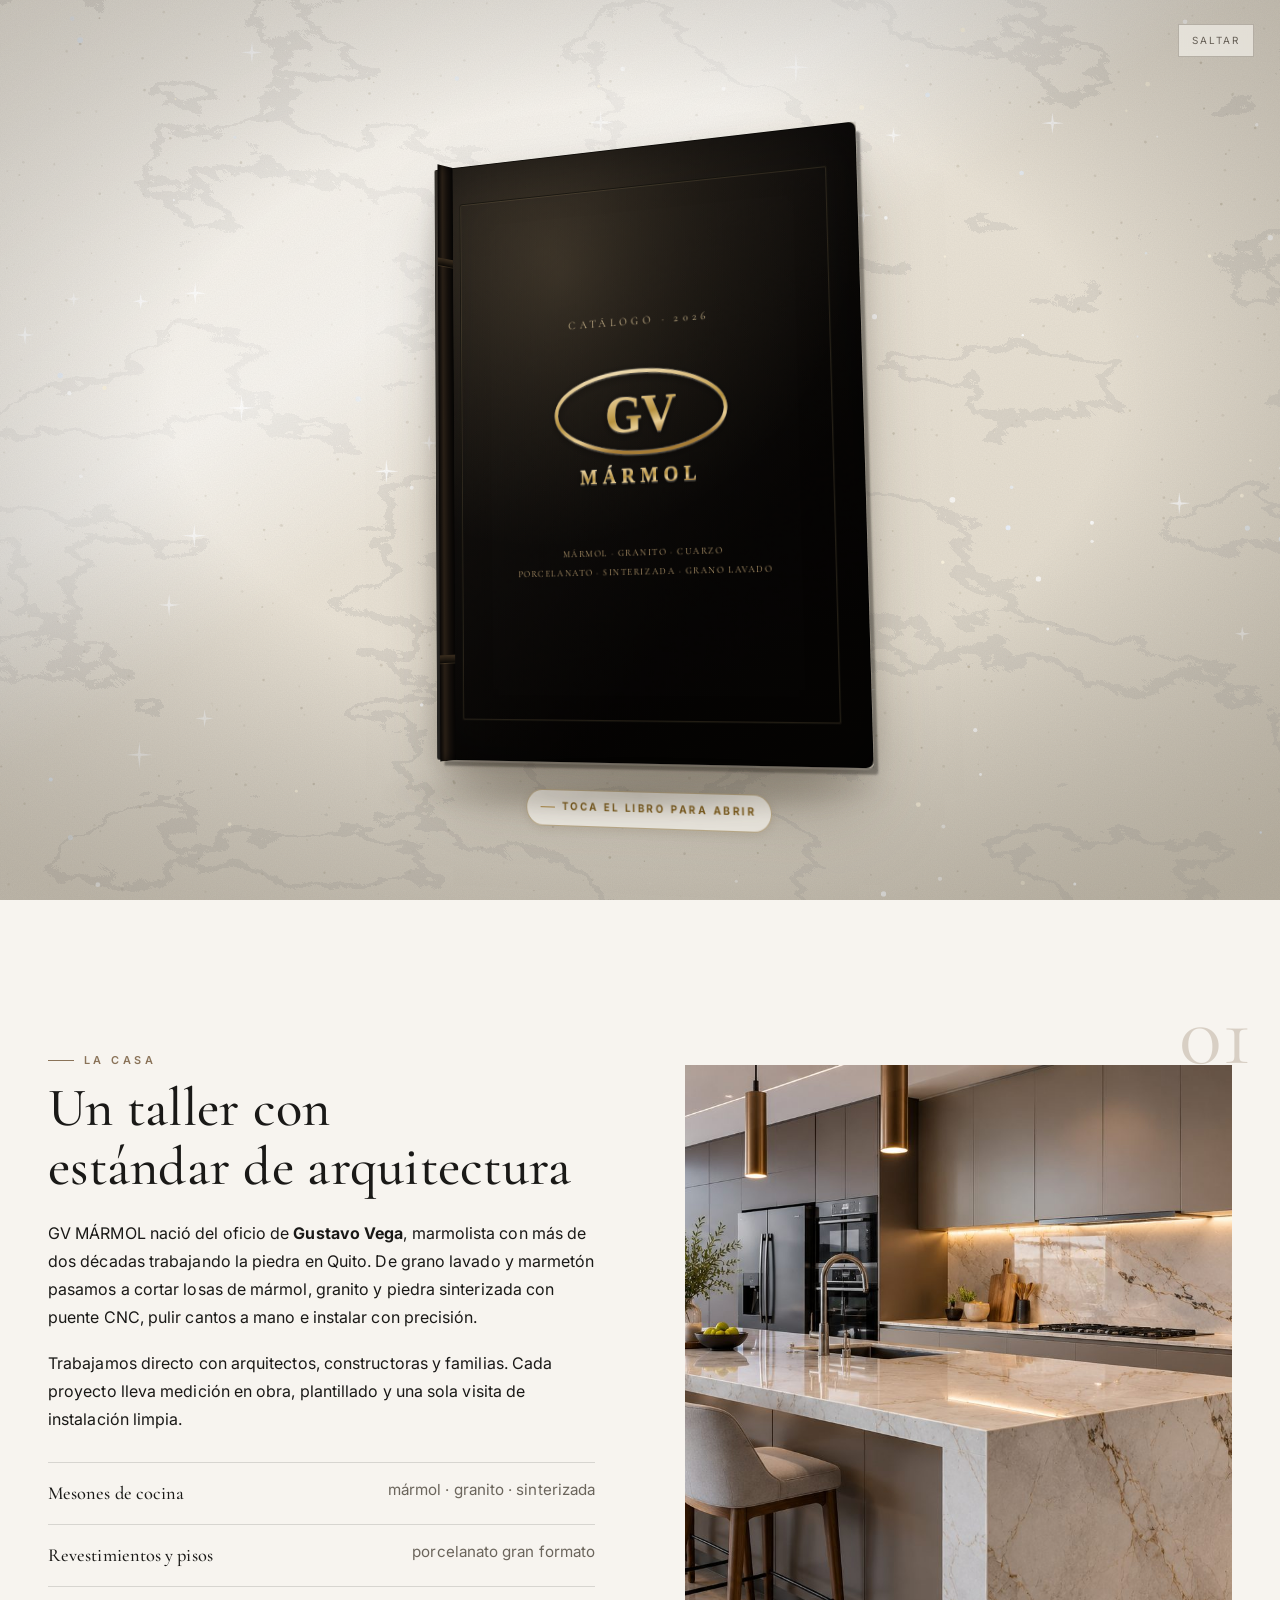
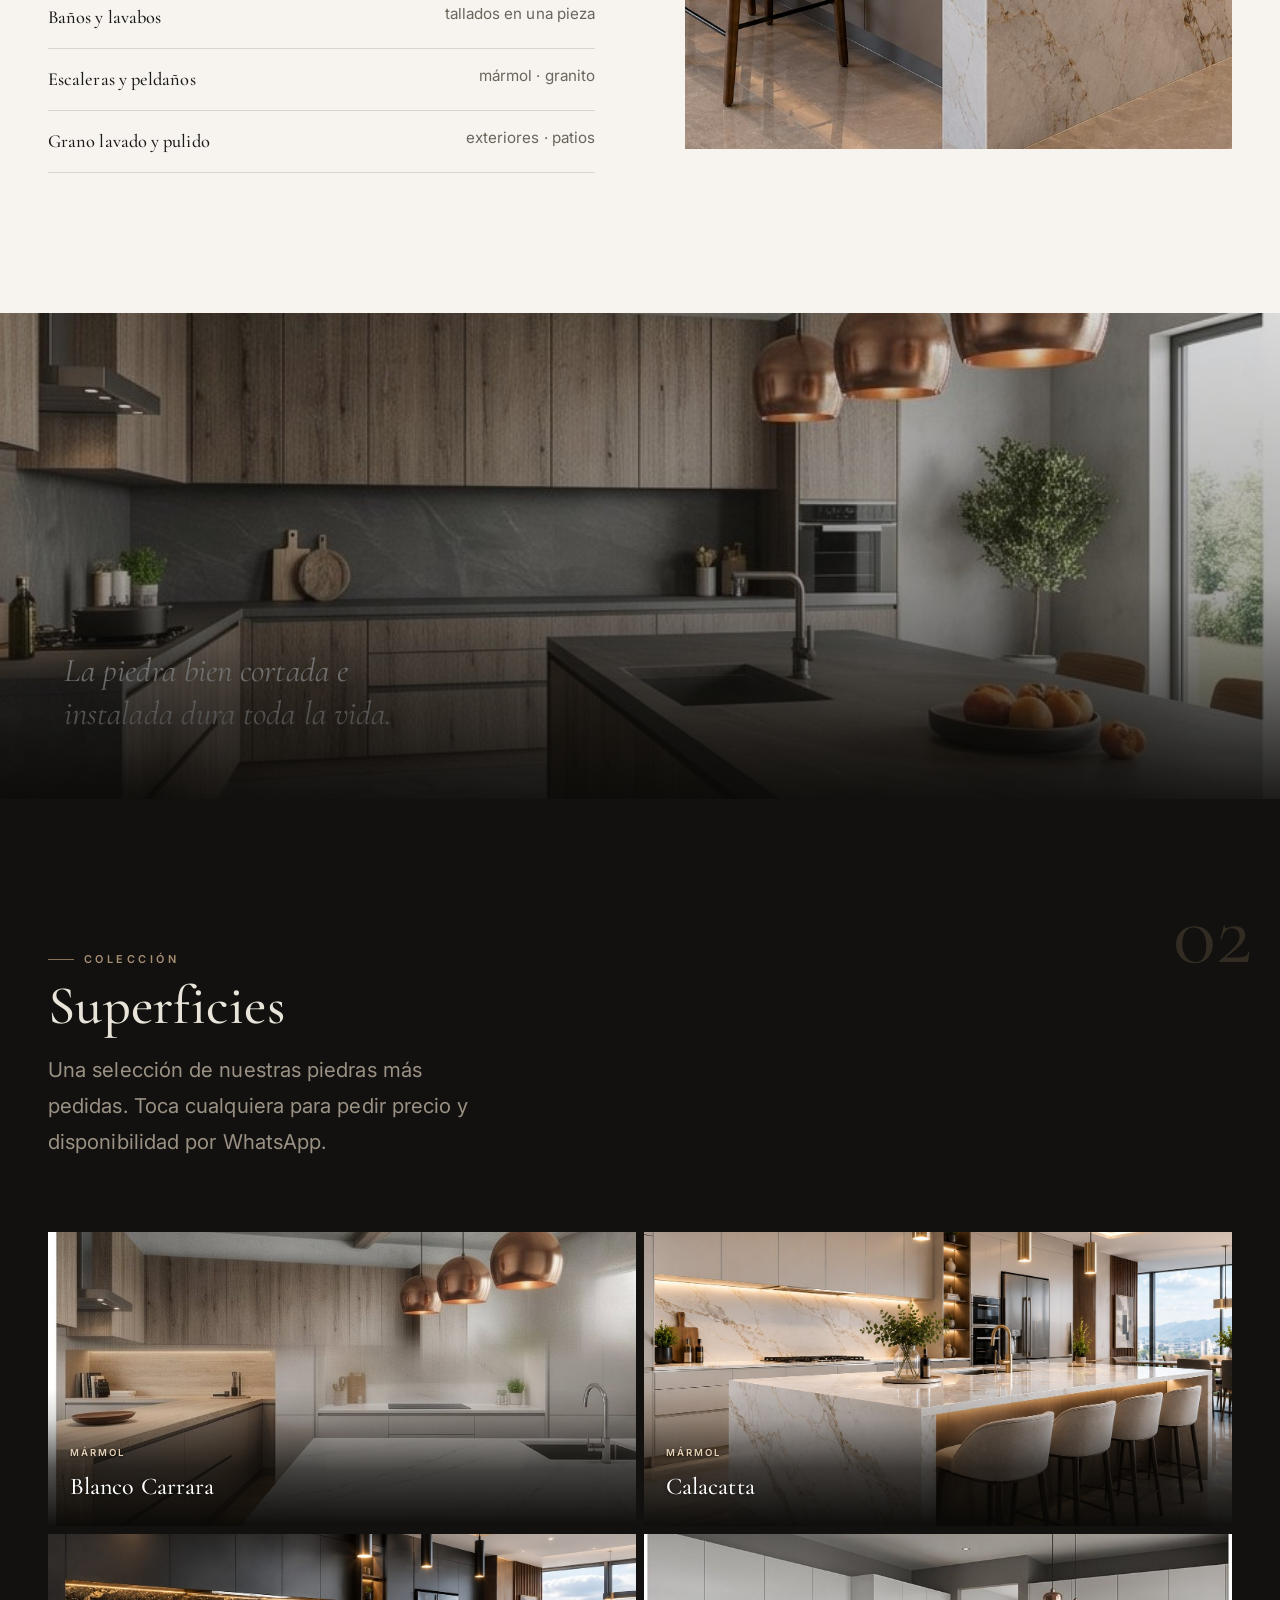
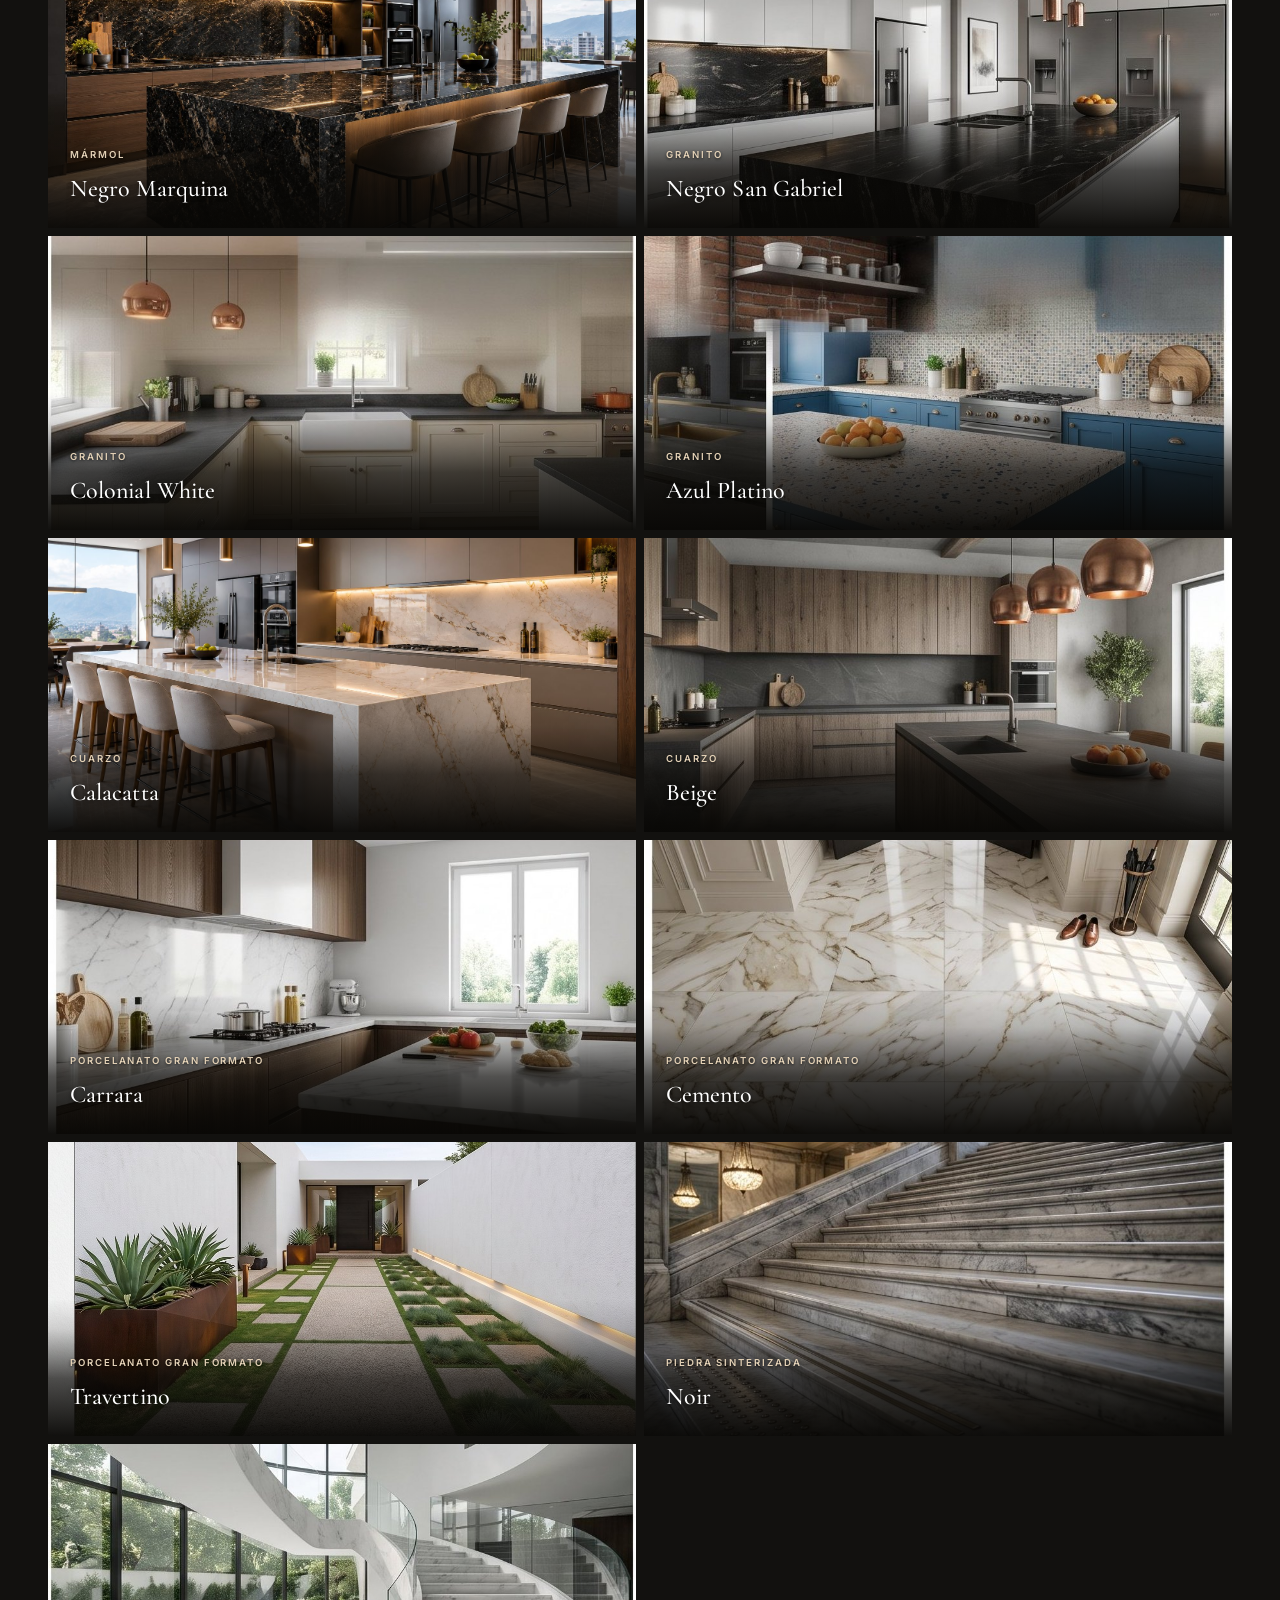
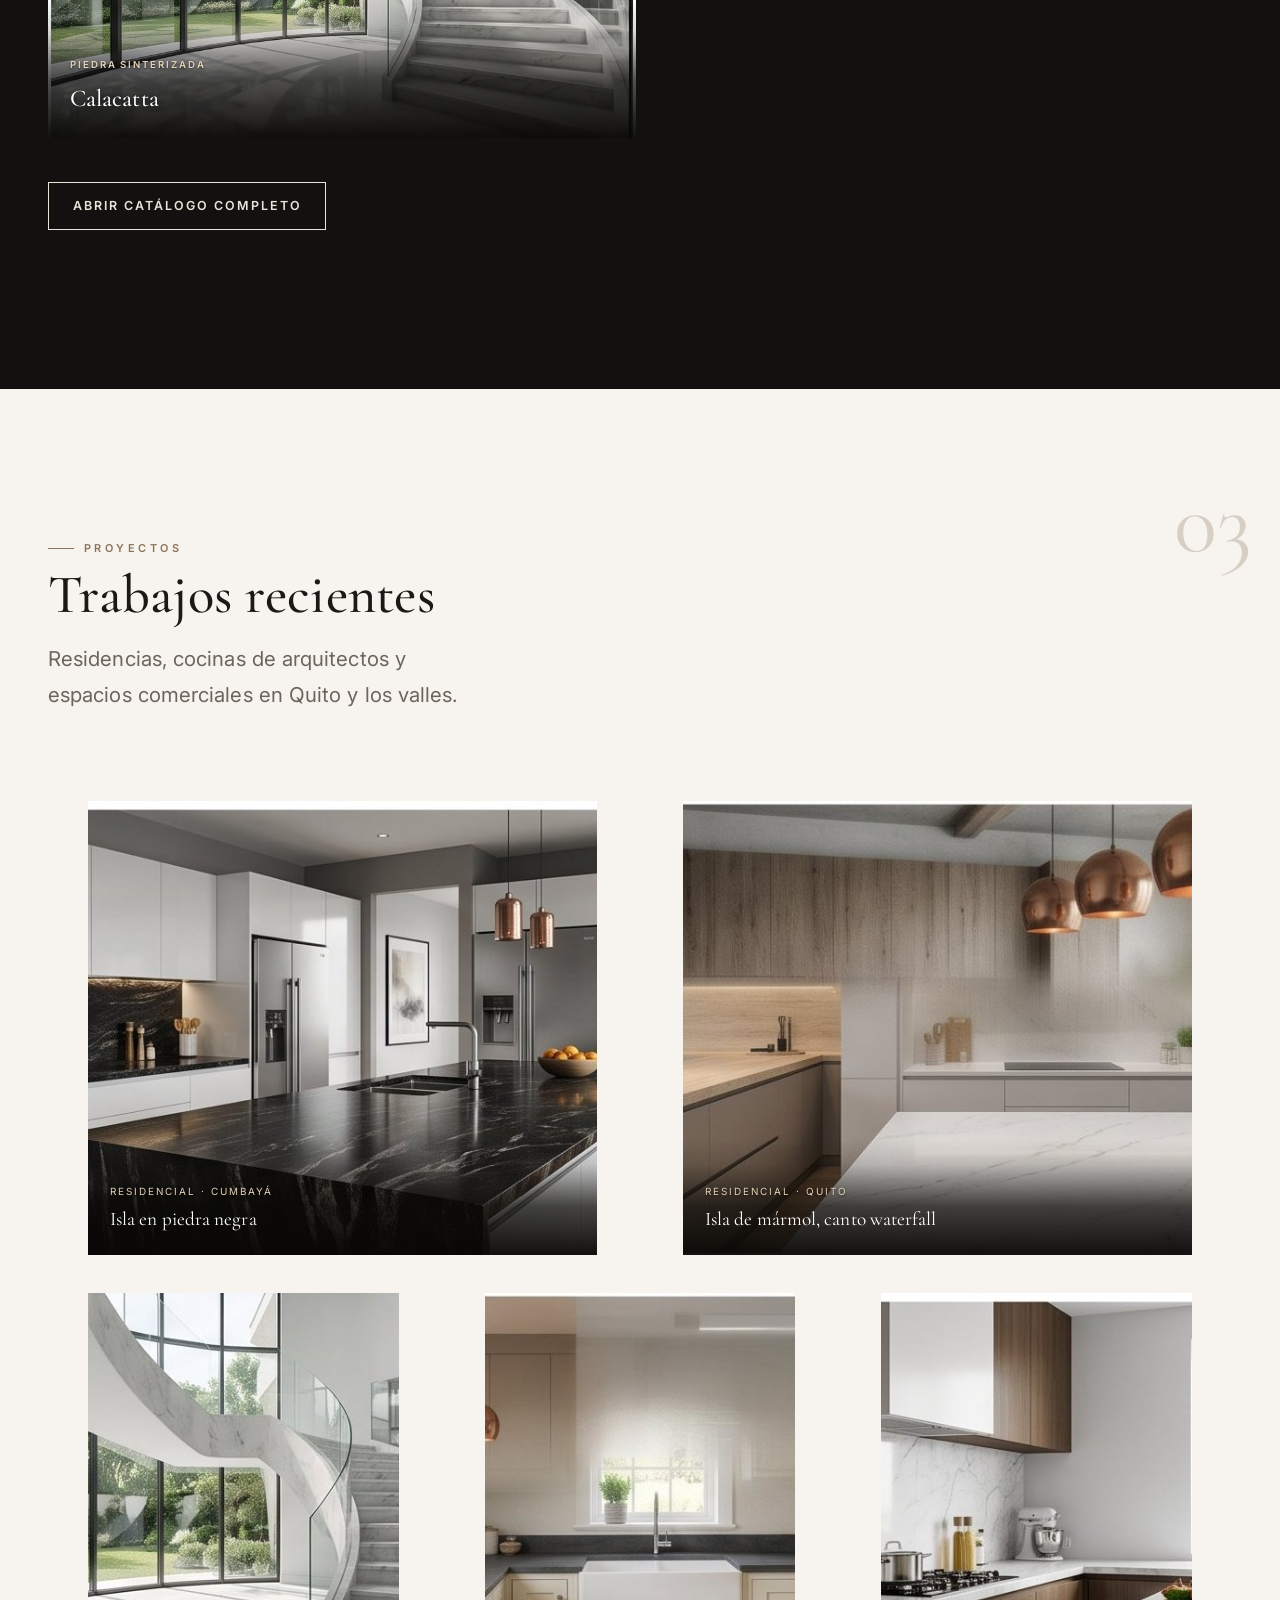
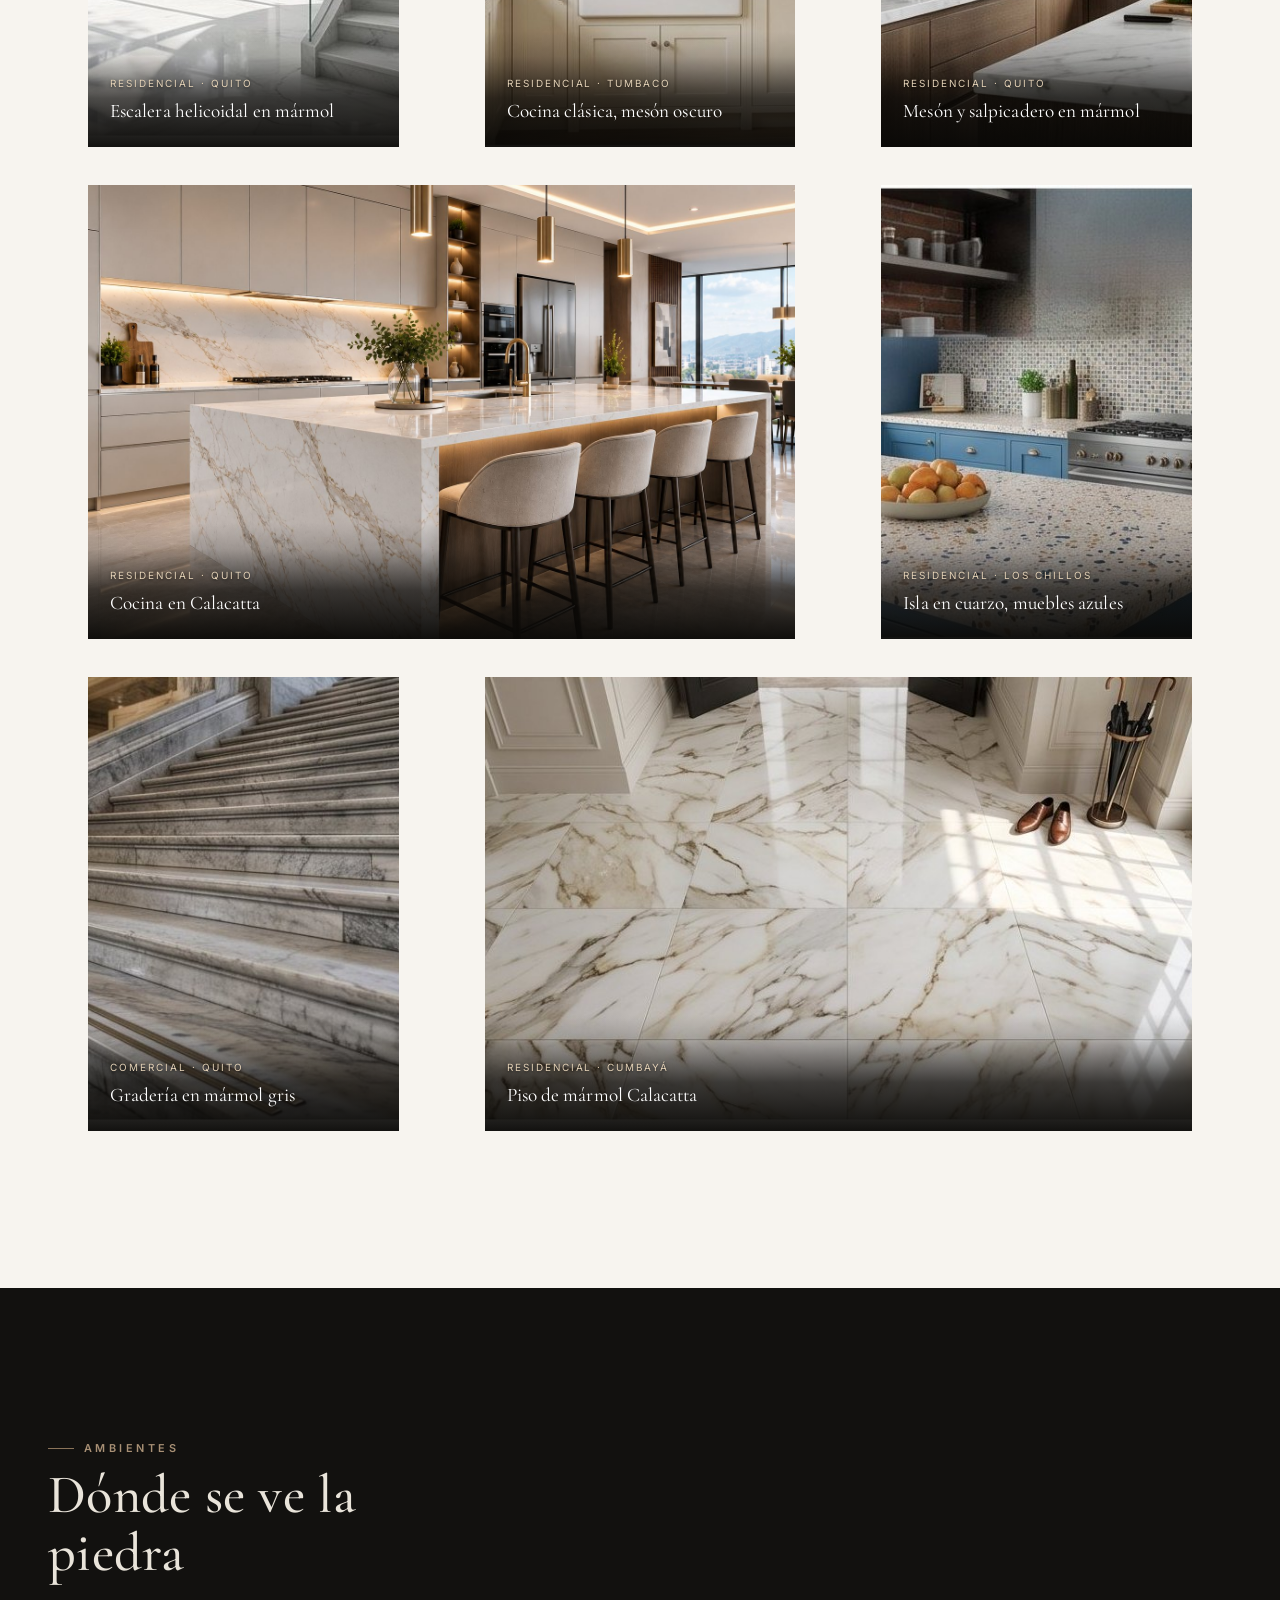
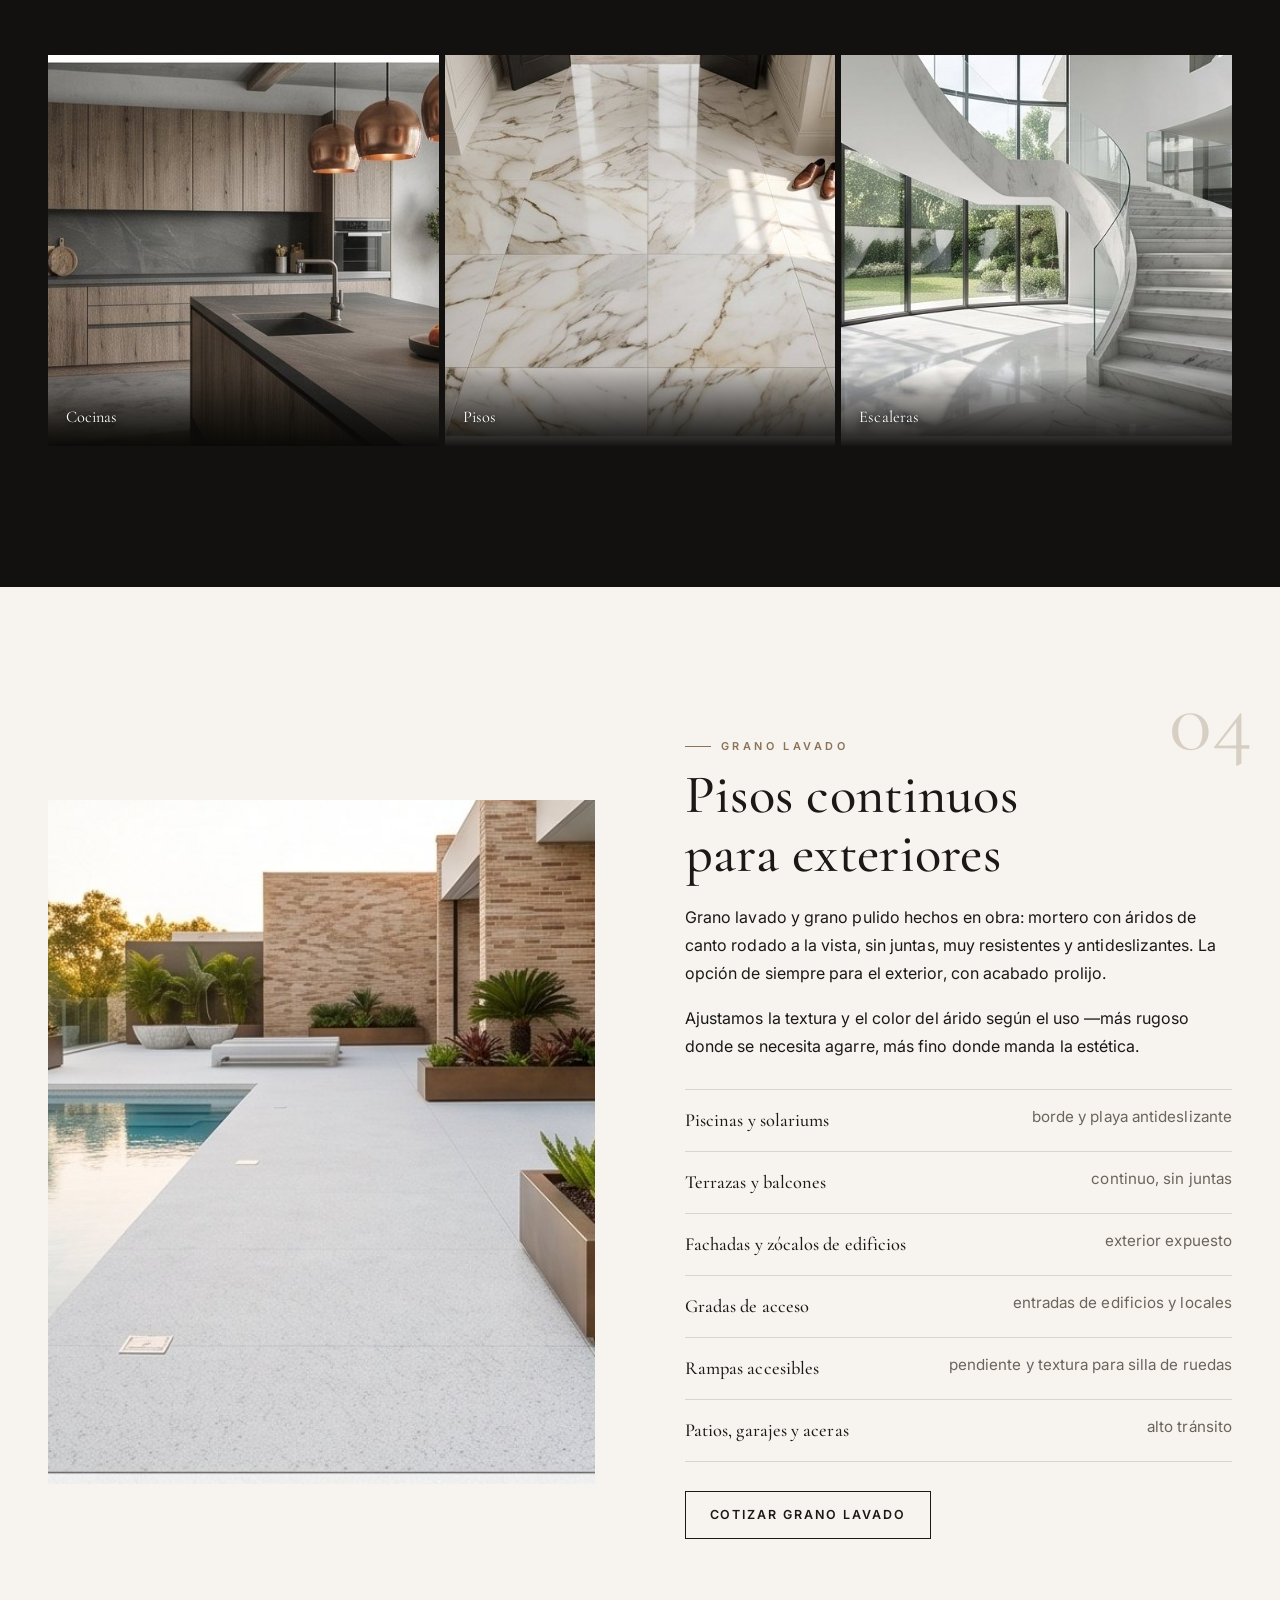
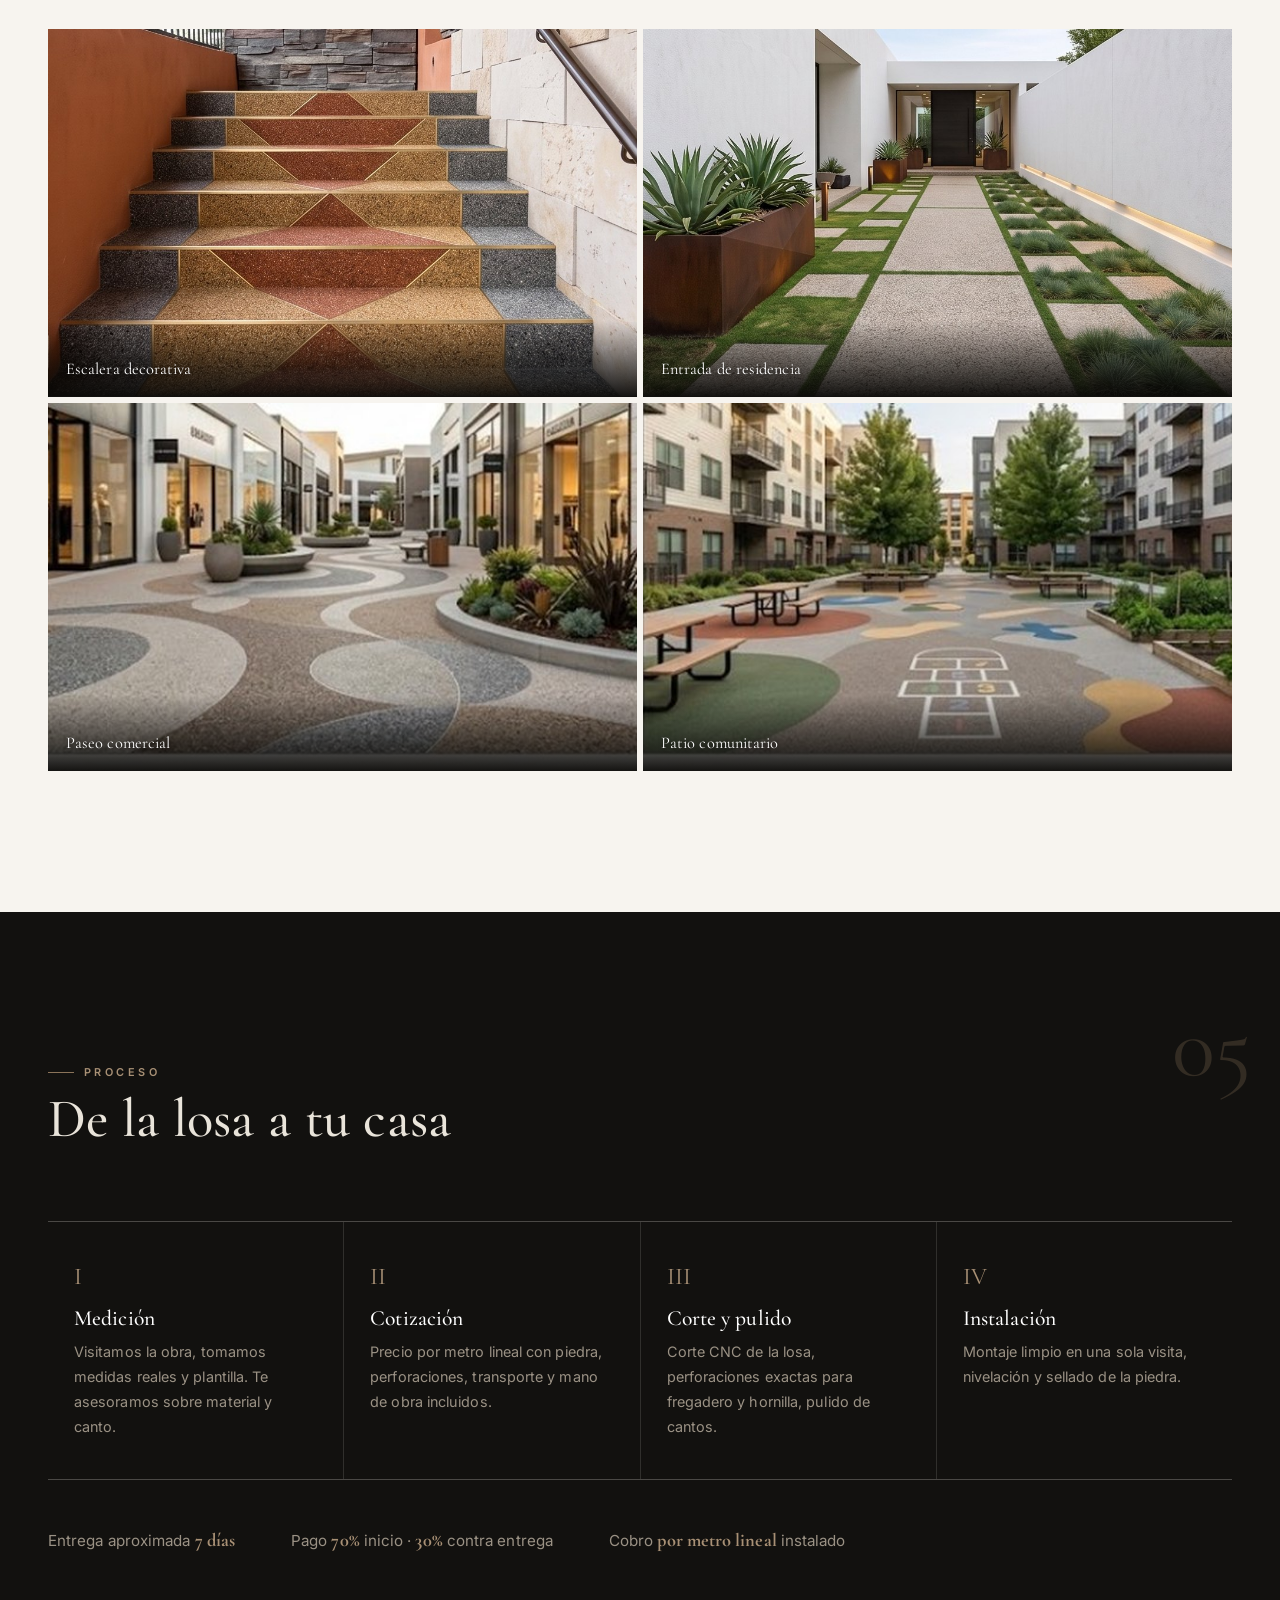
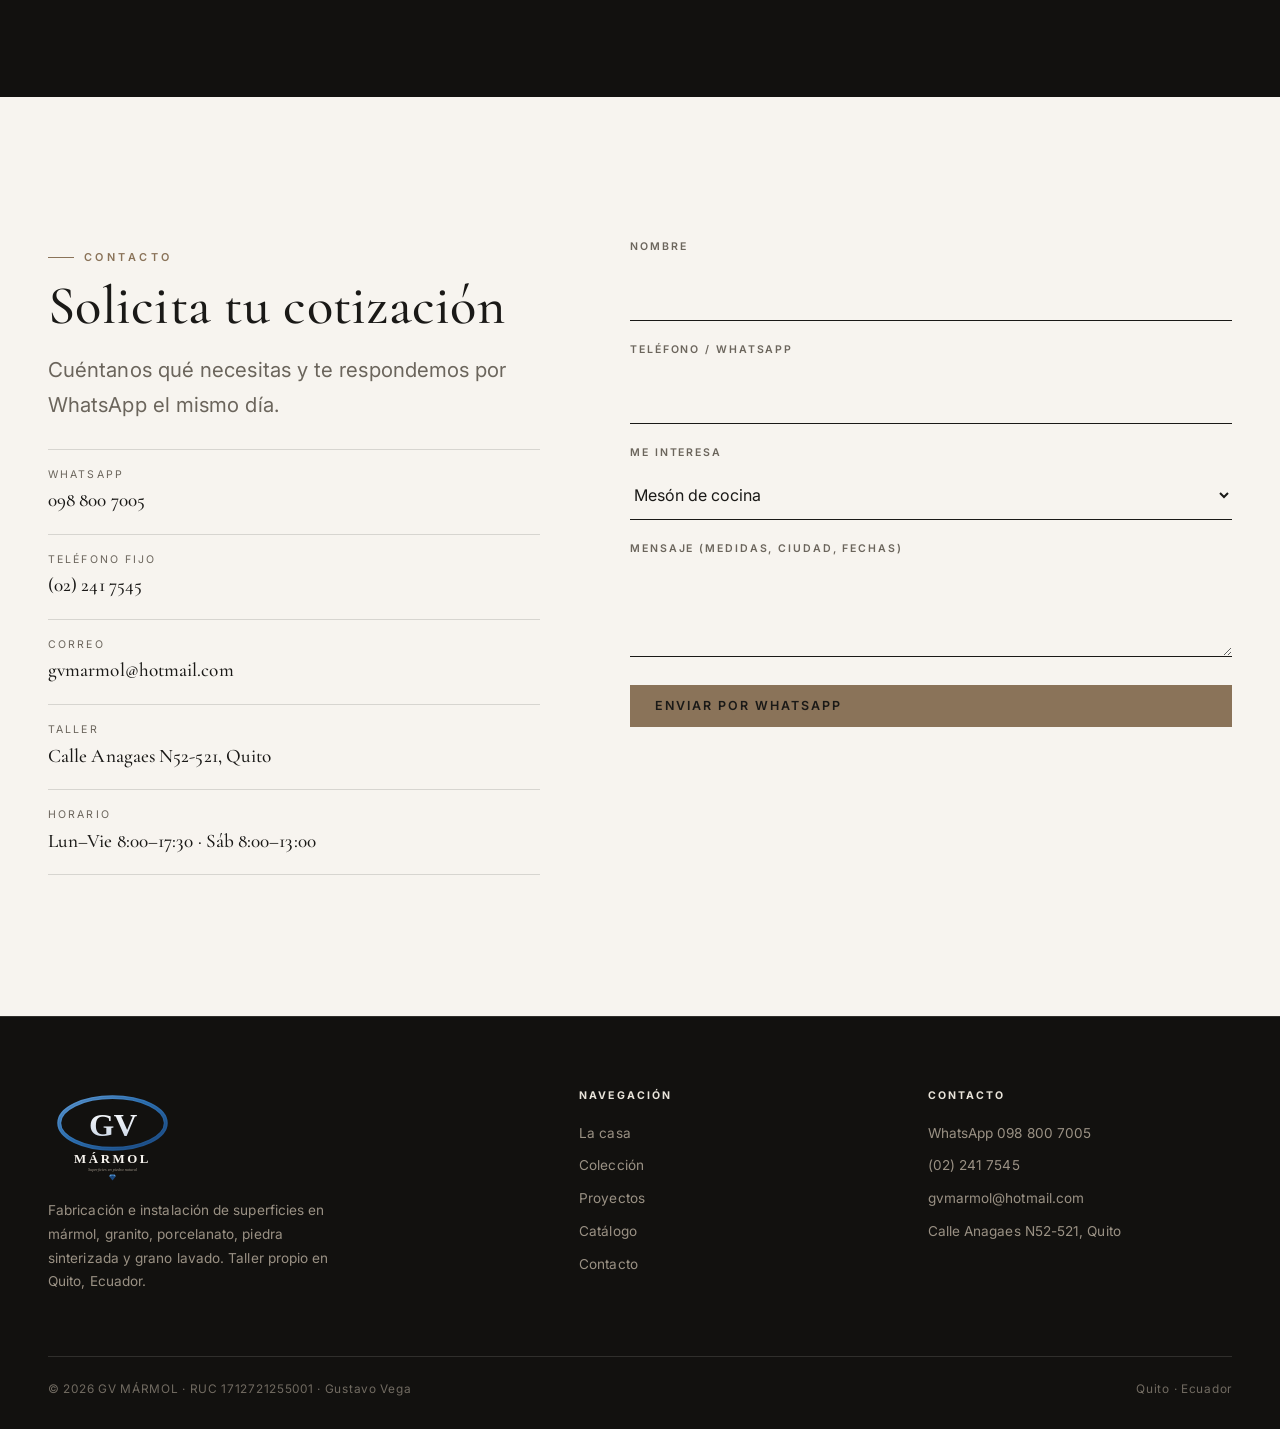
<file: index.html>
<!doctype html>
<html lang="es">
<head>
<meta charset="utf-8">
<meta name="viewport" content="width=device-width, initial-scale=1">
<title>GV MÁRMOL | Mármol, Granito y Piedra Sinterizada en Quito</title>
<meta name="description" content="GV MÁRMOL — taller de Quito que fabrica e instala mesones, revestimientos, pisos y escaleras en mármol, granito, porcelanato de gran formato, piedra sinterizada y grano lavado. Cotiza por WhatsApp 098 800 7005.">
<meta name="author" content="GV MÁRMOL — Gustavo Vega">
<meta name="robots" content="index, follow">
<link rel="canonical" href="https://www.gvmarmol.com/">
<meta property="og:type" content="website">
<meta property="og:locale" content="es_EC">
<meta property="og:site_name" content="GV MÁRMOL">
<meta property="og:title" content="GV MÁRMOL | Superficies en piedra natural — Quito">
<meta property="og:description" content="Fabricación e instalación de mesones y revestimientos en piedra natural y sinterizada. Taller propio en Quito.">
<meta property="og:url" content="https://www.gvmarmol.com/">
<meta property="og:image" content="https://www.gvmarmol.com/assets/img/foto-cocina-marmol-negro.jpg">
<meta name="twitter:card" content="summary_large_image">
<meta name="theme-color" content="#12110F">
<link rel="icon" href="assets/img/favicon.svg" type="image/svg+xml">
<link rel="preconnect" href="https://fonts.googleapis.com">
<link rel="preconnect" href="https://fonts.gstatic.com" crossorigin>
<link href="https://fonts.googleapis.com/css2?family=Cormorant+Garamond:ital,wght@0,400;0,500;1,400;1,500&family=Inter:wght@400;500;600&display=swap" rel="stylesheet">
<link rel="stylesheet" href="assets/css/styles.css">
<script type="application/ld+json">
{
  "@context":"https://schema.org","@type":"HomeAndConstructionBusiness",
  "name":"GV MÁRMOL",
  "image":"https://www.gvmarmol.com/assets/img/foto-cocina-marmol-negro.jpg",
  "url":"https://www.gvmarmol.com/","telephone":"+593988007005",
  "email":"gvmarmol@hotmail.com","priceRange":"$$","vatID":"1712721255001",
  "founder":{"@type":"Person","name":"Gustavo Vega"},
  "address":{"@type":"PostalAddress","streetAddress":"Calle Anagaes N52-521","addressLocality":"Quito","addressCountry":"EC"},
  "areaServed":"Quito y valles, Ecuador",
  "openingHoursSpecification":[{"@type":"OpeningHoursSpecification","dayOfWeek":["Monday","Tuesday","Wednesday","Thursday","Friday"],"opens":"08:00","closes":"17:30"}]
}
</script>
</head>
<body>

<!-- PORTADA-LIBRO -->
<div class="book-intro" id="bookIntro" role="dialog" aria-label="Catálogo GV MÁRMOL">
  <button class="book-intro__skip">Saltar</button>
  <div class="book-stage">
    <div class="book" tabindex="0" role="button" aria-label="Abrir el catálogo">
      <div class="book__block"></div>
      <div class="book__pages"><p>Mármol · Granito · Cuarzo<br>Porcelanato · Piedra sinterizada<br>Grano lavado<br><br>Quito · Ecuador</p></div>
      <div class="book__cover">
        <span class="book__spine" aria-hidden="true"></span>
        <span class="t">Catálogo · 2026</span>
        <img class="book__emblem" src="assets/img/book-emblem.svg" alt="GV MÁRMOL" width="300">
        <span class="t t--list">Mármol · Granito · Cuarzo<br>Porcelanato · Sinterizada · Grano lavado</span>
        <span class="book__hint">Toca el libro para abrir</span>
      </div>
    </div>
  </div>
</div>

<!-- HEADER -->
<header class="site-header">
  <div class="wrap">
    <a class="brand" href="#top" aria-label="GV MÁRMOL"><img src="assets/img/logo-horizontal-light.svg" alt="GV MÁRMOL"></a>
    <button class="nav-toggle" aria-label="Menú" aria-expanded="false">☰</button>
    <nav class="nav">
      <a href="#coleccion">Colección</a>
      <a href="#proyectos">Proyectos</a>
      <a href="#contacto">Contacto</a>
    </nav>
  </div>
</header>

<!-- HERO -->
<section class="hero" id="top">
  <div class="hero__bg" style="background-image:url('assets/img/foto-cocina-marmol-negro.jpg')"></div>
  <div class="wrap">
    <div class="hero__inner">
      <span class="kicker">Marmolería · Quito, Ecuador</span>
      <h1 style="margin-top:1.2rem">Damos forma a la <em>piedra</em><br>que viste tu espacio</h1>
      <p>Fabricamos e instalamos mesones, revestimientos, pisos y escaleras en piedra natural y sinterizada. Medición en obra, corte, pulido e instalación con un solo responsable.</p>
      <a class="btn btn--solid" href="catalogo.html">Ver catálogo</a>
      <div class="hero__meta">
        <span><b>+20</b>años de oficio</span>
        <span><b>7 días</b>entrega promedio</span>
        <span><b>70/30</b>forma de pago</span>
      </div>
    </div>
  </div>
  <span class="scrollcue"></span>
</section>

<!-- 01 · LA CASA -->
<section class="sec sec--paper" id="casa">
  <span class="sec__num">01</span>
  <div class="wrap split">
    <div class="reveal">
      <span class="kicker">La casa</span>
      <h2 style="margin:.6rem 0 1.4rem">Un taller con<br>estándar de arquitectura</h2>
      <p>GV MÁRMOL nació del oficio de <strong>Gustavo Vega</strong>, marmolista con más de dos décadas trabajando la piedra en Quito. De grano lavado y marmetón pasamos a cortar losas de mármol, granito y piedra sinterizada con puente CNC, pulir cantos a mano e instalar con precisión.</p>
      <p>Trabajamos directo con arquitectos, constructoras y familias. Cada proyecto lleva medición en obra, plantillado y una sola visita de instalación limpia.</p>
      <ul class="oferta">
        <li><b>Mesones de cocina</b><span>mármol · granito · sinterizada</span></li>
        <li><b>Revestimientos y pisos</b><span>porcelanato gran formato</span></li>
        <li><b>Baños y lavabos</b><span>tallados en una pieza</span></li>
        <li><b>Escaleras y peldaños</b><span>mármol · granito</span></li>
        <li><b>Grano lavado y pulido</b><span>exteriores · patios</span></li>
      </ul>
    </div>
    <div class="split__media reveal">
      <img src="assets/img/foto-cocina-marmol-dorado.jpg" alt="Cocina con isla de mármol blanco y veta dorada" loading="lazy">
    </div>
  </div>
</section>

<!-- BANDA -->
<section class="band">
  <img src="assets/img/k-gris-madera.jpg" alt="Cocina con mesón de piedra y madera natural" loading="lazy">
  <div class="band__t"><p>La piedra bien cortada e instalada dura toda la vida.</p></div>
</section>

<!-- 02 · COLECCIÓN -->
<section class="sec" id="coleccion">
  <span class="sec__num">02</span>
  <div class="wrap">
    <div class="sec__head reveal">
      <span class="kicker">Colección</span>
      <h2>Superficies</h2>
      <p class="lead" style="margin-top:1rem">Una selección de nuestras piedras más pedidas. Toca cualquiera para pedir precio y disponibilidad por WhatsApp.</p>
    </div>
    <div class="collection reveal">
      <div class="mat" data-material="Mármol Blanco Carrara"><img src="assets/img/k-isla-marmol.jpg" alt="Isla de cocina en mármol Blanco Carrara" loading="lazy"><span class="mat__label"><span>Mármol</span><b>Blanco Carrara</b></span></div>
      <div class="mat" data-material="Mármol Calacatta"><img src="assets/img/foto-cocina-calacatta.jpg" alt="Cocina con isla en mármol Calacatta" loading="lazy"><span class="mat__label"><span>Mármol</span><b>Calacatta</b></span></div>
      <div class="mat" data-material="Mármol Negro Marquina"><img src="assets/img/foto-cocina-marmol-negro.jpg" alt="Isla de cocina en mármol Negro Marquina" loading="lazy"><span class="mat__label"><span>Mármol</span><b>Negro Marquina</b></span></div>
      <div class="mat" data-material="Granito Negro San Gabriel"><img src="assets/img/k-piedra-negra.jpg" alt="Cocina con mesón de Granito Negro San Gabriel" loading="lazy"><span class="mat__label"><span>Granito</span><b>Negro San Gabriel</b></span></div>
      <div class="mat" data-material="Granito Colonial White"><img src="assets/img/k-cocina-clasica.jpg" alt="Cocina con isla de Granito Colonial White" loading="lazy"><span class="mat__label"><span>Granito</span><b>Colonial White</b></span></div>
      <div class="mat" data-material="Granito Azul Platino"><img src="assets/img/k-terrazo-azul.jpg" alt="Cocina con isla de Granito Azul Platino" loading="lazy"><span class="mat__label"><span>Granito</span><b>Azul Platino</b></span></div>
      <div class="mat" data-material="Cuarzo Calacatta"><img src="assets/img/foto-cocina-marmol-dorado.jpg" alt="Cocina con isla en Cuarzo Calacatta" loading="lazy"><span class="mat__label"><span>Cuarzo</span><b>Calacatta</b></span></div>
      <div class="mat" data-material="Cuarzo Beige"><img src="assets/img/k-gris-madera.jpg" alt="Cocina con isla en Cuarzo Beige" loading="lazy"><span class="mat__label"><span>Cuarzo</span><b>Beige</b></span></div>
      <div class="mat" data-material="Porcelanato Carrara"><img src="assets/img/k-marmol-blanco.jpg" alt="Cocina con isla en Porcelanato Carrara gran formato" loading="lazy"><span class="mat__label"><span>Porcelanato gran formato</span><b>Carrara</b></span></div>
      <div class="mat" data-material="Porcelanato Cemento"><img src="assets/img/p-piso-marmol.jpg" alt="Cocina con mesón en Porcelanato Cemento" loading="lazy"><span class="mat__label"><span>Porcelanato gran formato</span><b>Cemento</b></span></div>
      <div class="mat" data-material="Porcelanato Travertino"><img src="assets/img/ext-entrada-villa.jpg" alt="Cocina con isla en Porcelanato Travertino" loading="lazy"><span class="mat__label"><span>Porcelanato gran formato</span><b>Travertino</b></span></div>
      <div class="mat" data-material="Piedra Sinterizada Noir"><img src="assets/img/p-escalera-clasica.jpg" alt="Cocina con isla en Piedra Sinterizada Noir" loading="lazy"><span class="mat__label"><span>Piedra sinterizada</span><b>Noir</b></span></div>
      <div class="mat" data-material="Piedra Sinterizada Calacatta"><img src="assets/img/p-escalera-curva.jpg" alt="Cocina con isla en Piedra Sinterizada Calacatta" loading="lazy"><span class="mat__label"><span>Piedra sinterizada</span><b>Calacatta</b></span></div>
    </div>
    <p style="margin-top:44px"><a class="btn" href="catalogo.html">Abrir catálogo completo</a></p>
  </div>
</section>

<!-- 03 · PROYECTOS -->
<section class="sec sec--paper" id="proyectos">
  <span class="sec__num">03</span>
  <div class="wrap">
    <div class="sec__head reveal">
      <span class="kicker">Proyectos</span>
      <h2>Trabajos recientes</h2>
      <p class="lead" style="margin-top:1rem">Residencias, cocinas de arquitectos y espacios comerciales en Quito y los valles.</p>
    </div>
    <div class="projects reveal">
      <figure class="proj proj--w3"><img src="assets/img/k-piedra-negra.jpg" alt="Isla de cocina en piedra natural negra" loading="lazy"><figcaption><span>Residencial · Cumbayá</span>Isla en piedra negra</figcaption></figure>
      <figure class="proj proj--w3"><img src="assets/img/k-isla-marmol.jpg" alt="Isla de mármol con canto waterfall" loading="lazy"><figcaption><span>Residencial · Quito</span>Isla de mármol, canto waterfall</figcaption></figure>
      <figure class="proj proj--w2"><img src="assets/img/p-escalera-curva.jpg" alt="Escalera helicoidal en mármol" loading="lazy"><figcaption><span>Residencial · Quito</span>Escalera helicoidal en mármol</figcaption></figure>
      <figure class="proj proj--w2"><img src="assets/img/k-cocina-clasica.jpg" alt="Cocina clásica con mesón de piedra oscura" loading="lazy"><figcaption><span>Residencial · Tumbaco</span>Cocina clásica, mesón oscuro</figcaption></figure>
      <figure class="proj proj--w2"><img src="assets/img/k-marmol-blanco.jpg" alt="Cocina con mesón y salpicadero de mármol blanco" loading="lazy"><figcaption><span>Residencial · Quito</span>Mesón y salpicadero en mármol</figcaption></figure>
      <figure class="proj proj--w4"><img src="assets/img/foto-cocina-calacatta.jpg" alt="Cocina con mesón e isla en mármol Calacatta" loading="lazy"><figcaption><span>Residencial · Quito</span>Cocina en Calacatta</figcaption></figure>
      <figure class="proj proj--w2"><img src="assets/img/k-terrazo-azul.jpg" alt="Cocina con isla de cuarzo y muebles azules" loading="lazy"><figcaption><span>Residencial · Los Chillos</span>Isla en cuarzo, muebles azules</figcaption></figure>
      <figure class="proj proj--w2"><img src="assets/img/p-escalera-clasica.jpg" alt="Gradería en mármol gris" loading="lazy"><figcaption><span>Comercial · Quito</span>Gradería en mármol gris</figcaption></figure>
      <figure class="proj proj--w4"><img src="assets/img/p-piso-marmol.jpg" alt="Piso de mármol Calacatta pulido" loading="lazy"><figcaption><span>Residencial · Cumbayá</span>Piso de mármol Calacatta</figcaption></figure>
    </div>
  </div>
</section>

<!-- AMBIENTES -->
<section class="sec" id="ambientes">
  <div class="wrap">
    <div class="sec__head reveal">
      <span class="kicker">Ambientes</span>
      <h2>Dónde se ve la piedra</h2>
    </div>
    <div class="gallery reveal">
      <figure><img src="assets/img/k-gris-madera.jpg" alt="Cocina con piedra y madera" loading="lazy"><figcaption>Cocinas</figcaption></figure>
      <figure><img src="assets/img/p-piso-marmol.jpg" alt="Piso de mármol" loading="lazy"><figcaption>Pisos</figcaption></figure>
      <figure><img src="assets/img/p-escalera-curva.jpg" alt="Escalera de mármol" loading="lazy"><figcaption>Escaleras</figcaption></figure>
    </div>
  </div>
</section>

<!-- 04 · GRANO LAVADO -->
<section class="sec sec--paper" id="grano">
  <span class="sec__num">04</span>
  <div class="wrap split">
    <div class="split__media reveal">
      <img src="assets/img/ext-piscina.jpg" alt="Terraza de piscina en grano lavado, borde de piscina infinita" loading="lazy">
    </div>
    <div class="reveal">
      <span class="kicker">Grano lavado</span>
      <h2 style="margin:.6rem 0 1.2rem">Pisos continuos<br>para exteriores</h2>
      <p>Grano lavado y grano pulido hechos en obra: mortero con áridos de canto rodado a la vista, sin juntas, muy resistentes y antideslizantes. La opción de siempre para el exterior, con acabado prolijo.</p>
      <p>Ajustamos la textura y el color del árido según el uso —más rugoso donde se necesita agarre, más fino donde manda la estética.</p>
      <ul class="oferta">
        <li><b>Piscinas y solariums</b><span>borde y playa antideslizante</span></li>
        <li><b>Terrazas y balcones</b><span>continuo, sin juntas</span></li>
        <li><b>Fachadas y zócalos de edificios</b><span>exterior expuesto</span></li>
        <li><b>Gradas de acceso</b><span>entradas de edificios y locales</span></li>
        <li><b>Rampas accesibles</b><span>pendiente y textura para silla de ruedas</span></li>
        <li><b>Patios, garajes y aceras</b><span>alto tránsito</span></li>
      </ul>
      <p style="margin-top:1.8rem"><a class="btn" href="https://wa.me/593988007005?text=Hola%20GV%20M%C3%81RMOL%2C%20quisiera%20cotizar%20grano%20lavado%20para%20exteriores." target="_blank" rel="noopener">Cotizar grano lavado</a></p>
    </div>
  </div>

  <div class="wrap" style="margin-top:clamp(40px,6vw,72px)">
    <div class="gallery gallery--grano reveal">
      <figure><img src="assets/img/ext-escalera-deco.jpg" alt="Escalera exterior en grano lavado con diseño geométrico" loading="lazy"><figcaption>Escalera decorativa</figcaption></figure>
      <figure><img src="assets/img/ext-entrada-villa.jpg" alt="Entrada de villa con camino de grano lavado y franjas de césped" loading="lazy"><figcaption>Entrada de residencia</figcaption></figure>
      <figure><img src="assets/img/ext-paseo-comercial.jpg" alt="Paseo peatonal comercial con pavimento de grano lavado decorativo" loading="lazy"><figcaption>Paseo comercial</figcaption></figure>
      <figure><img src="assets/img/ext-patio-residencial.jpg" alt="Patio comunitario residencial en grano lavado de colores" loading="lazy"><figcaption>Patio comunitario</figcaption></figure>
    </div>
  </div>
</section>

<!-- 05 · PROCESO -->
<section class="sec" id="proceso">
  <span class="sec__num">05</span>
  <div class="wrap">
    <div class="sec__head reveal">
      <span class="kicker">Proceso</span>
      <h2>De la losa a tu casa</h2>
    </div>
    <div class="steps reveal">
      <div class="step"><div class="step__n">I</div><h3>Medición</h3><p>Visitamos la obra, tomamos medidas reales y plantilla. Te asesoramos sobre material y canto.</p></div>
      <div class="step"><div class="step__n">II</div><h3>Cotización</h3><p>Precio por metro lineal con piedra, perforaciones, transporte y mano de obra incluidos.</p></div>
      <div class="step"><div class="step__n">III</div><h3>Corte y pulido</h3><p>Corte CNC de la losa, perforaciones exactas para fregadero y hornilla, pulido de cantos.</p></div>
      <div class="step"><div class="step__n">IV</div><h3>Instalación</h3><p>Montaje limpio en una sola visita, nivelación y sellado de la piedra.</p></div>
    </div>
    <div class="facts reveal">
      <span>Entrega aproximada <b>7 días</b></span>
      <span>Pago <b>70%</b> inicio · <b>30%</b> contra entrega</span>
      <span>Cobro <b>por metro lineal</b> instalado</span>
    </div>
  </div>
</section>

<!-- CONTACTO -->
<section class="sec sec--paper" id="contacto">
  <div class="wrap contact">
    <div class="reveal">
      <span class="kicker">Contacto</span>
      <h2 style="margin:.6rem 0 1rem">Solicita tu cotización</h2>
      <p class="lead">Cuéntanos qué necesitas y te respondemos por WhatsApp el mismo día.</p>
      <ul class="contact__list">
        <li><span>WhatsApp</span><b>098 800 7005</b></li>
        <li><span>Teléfono fijo</span><b>(02) 241 7545</b></li>
        <li><span>Correo</span><b>gvmarmol@hotmail.com</b></li>
        <li><span>Taller</span><b>Calle Anagaes N52-521, Quito</b></li>
        <li><span>Horario</span><b>Lun–Vie 8:00–17:30 · Sáb 8:00–13:00</b></li>
      </ul>
    </div>
    <form class="reveal" id="contactForm">
      <div class="field"><label for="nombre">Nombre</label><input id="nombre" name="nombre" required></div>
      <div class="field"><label for="telefono">Teléfono / WhatsApp</label><input id="telefono" name="telefono" inputmode="tel" required></div>
      <div class="field"><label for="interes">Me interesa</label>
        <select id="interes" name="interes">
          <option>Mesón de cocina</option><option>Mesón / lavabo de baño</option>
          <option>Piso o revestimiento</option><option>Escalera / peldaños</option>
          <option>Grano lavado / pulido</option><option>Piedra sinterizada</option>
          <option>Mantenimiento / repulido</option><option>Otro</option>
        </select>
      </div>
      <div class="field"><label for="mensaje">Mensaje (medidas, ciudad, fechas)</label><textarea id="mensaje" name="mensaje"></textarea></div>
      <button class="btn btn--solid" type="submit" style="width:100%">Enviar por WhatsApp</button>
      <p class="form-ok" hidden style="margin-top:14px">Abrimos WhatsApp con tu mensaje. Si no se abrió, escríbenos al 098 800 7005.</p>
    </form>
  </div>
</section>

<!-- FOOTER -->
<footer class="site-footer">
  <div class="wrap">
    <div class="cols">
      <div>
        <img src="assets/img/logo-light.svg" alt="GV MÁRMOL" style="height:96px;width:auto;margin-bottom:16px">
        <p style="max-width:34ch">Fabricación e instalación de superficies en mármol, granito, porcelanato, piedra sinterizada y grano lavado. Taller propio en Quito, Ecuador.</p>
      </div>
      <div><h4>Navegación</h4><ul>
        <li><a href="#casa">La casa</a></li><li><a href="#coleccion">Colección</a></li>
        <li><a href="#proyectos">Proyectos</a></li><li><a href="catalogo.html">Catálogo</a></li>
        <li><a href="#contacto">Contacto</a></li>
      </ul></div>
      <div><h4>Contacto</h4><ul>
        <li><a href="https://wa.me/593988007005" target="_blank" rel="noopener">WhatsApp 098 800 7005</a></li>
        <li><a href="tel:+59322417545">(02) 241 7545</a></li>
        <li><a href="mailto:gvmarmol@hotmail.com">gvmarmol@hotmail.com</a></li>
        <li>Calle Anagaes N52-521, Quito</li>
      </ul></div>
    </div>
    <div class="bottom">
      <span>© <span id="year">2026</span> GV MÁRMOL · RUC 1712721255001 · Gustavo Vega</span>
      <span>Quito · Ecuador</span>
    </div>
  </div>
</footer>

<!-- FLOTANTES -->
<div class="fab">
  <a class="fab-cat" href="catalogo.html" aria-label="Catálogo">
    <svg viewBox="0 0 24 24" fill="none" stroke="currentColor" stroke-width="1.5"><path d="M12 5v15M4 5a2 2 0 012-2h6v17H6a2 2 0 01-2-2V5zM20 5a2 2 0 00-2-2h-6v17h6a2 2 0 002-2V5z"/></svg>
    <span>Catálogo</span>
  </a>
  <a class="fab-wa" href="https://wa.me/593988007005?text=Hola%20GV%20M%C3%81RMOL%2C%20quisiera%20informaci%C3%B3n." target="_blank" rel="noopener" aria-label="WhatsApp 098 800 7005">
    <svg viewBox="0 0 24 24" fill="currentColor"><path d="M12 2a10 10 0 00-8.6 15l-1.3 4.7 4.8-1.3A10 10 0 1012 2zm5.8 14.2c-.2.7-1.4 1.3-2 1.4-.5.1-1.2.1-1.9-.1-.4-.1-1-.3-1.7-.6-3-1.3-4.9-4.3-5-4.5-.2-.2-1.2-1.6-1.2-3s.7-2.1 1-2.4c.2-.3.6-.4.8-.4h.6c.2 0 .4 0 .7.5l.9 2.2c.1.2.1.4 0 .6l-.4.6-.3.4c-.2.2-.3.4-.1.7.2.3.9 1.5 2 2.4 1.4 1.2 2.5 1.6 2.8 1.7.3.1.5.1.7-.1l.9-1.1c.2-.3.5-.2.7-.1l2.1 1c.3.2.5.2.6.4.1.1.1.7-.1 1.4z"/></svg>
    <span>WhatsApp</span>
  </a>
</div>

<script src="assets/js/main.js"></script>
</body>
</html>
</file>
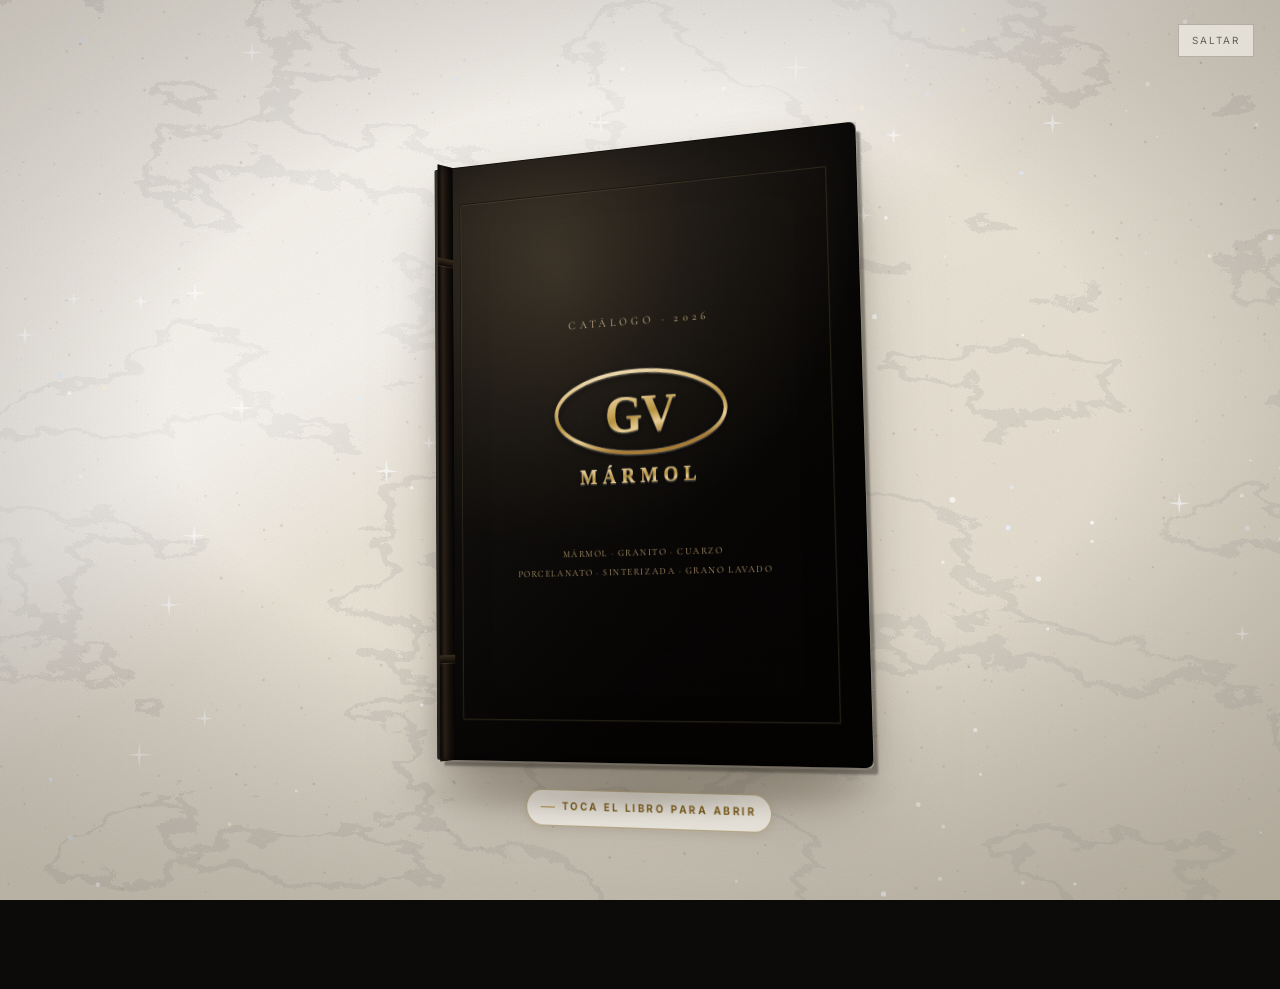
<file: catalogo.html>
<!doctype html>
<html lang="es">
<head>
<meta charset="utf-8">
<meta name="viewport" content="width=device-width, initial-scale=1">
<title>Catálogo GV MÁRMOL 2026 | Mármol, Granito y Piedra Sinterizada</title>
<meta name="description" content="Catálogo interactivo de GV MÁRMOL: superficies en piedra natural y sinterizada. Pide precio por WhatsApp 098 800 7005.">
<meta name="robots" content="index, follow">
<link rel="canonical" href="https://www.gvmarmol.com/catalogo.html">
<meta property="og:title" content="Catálogo GV MÁRMOL 2026">
<meta property="og:description" content="Hojea nuestro catálogo de superficies en piedra natural y sinterizada.">
<meta property="og:type" content="website">
<meta property="og:url" content="https://www.gvmarmol.com/catalogo.html">
<meta property="og:image" content="https://www.gvmarmol.com/assets/img/k-isla-marmol.jpg">
<meta name="theme-color" content="#12110F">
<link rel="icon" href="assets/img/favicon.svg" type="image/svg+xml">
<link rel="preconnect" href="https://fonts.googleapis.com">
<link rel="preconnect" href="https://fonts.gstatic.com" crossorigin>
<link href="https://fonts.googleapis.com/css2?family=Cormorant+Garamond:ital,wght@0,400;0,500;1,400;1,500&family=Inter:wght@400;500;600&display=swap" rel="stylesheet">
<link rel="stylesheet" href="assets/css/styles.css">
<style>
  body{background:radial-gradient(circle at 50% 0%,#1c1a16,#0c0b09 72%);min-height:100svh;
    transition:opacity .7s ease}
  body.catalog-out{opacity:0}
  .cat-top{position:fixed;inset:0 0 auto 0;z-index:30;display:flex;align-items:center;justify-content:space-between;
    gap:16px;padding:16px 24px;color:var(--bone)}
  .cat-top a{font-size:.68rem;letter-spacing:.16em;text-transform:uppercase;color:var(--bone-soft)}
  .cat-top a:hover{color:var(--bone)}
  .cat-top img{height:44px;width:auto}

  .stage{min-height:100svh;display:grid;place-items:center;padding:96px 16px 120px}
  .book-wrap{width:100%;max-width:1040px;display:flex;flex-direction:column;align-items:center;gap:28px}
  .book3d{position:relative;width:min(94vw,980px);aspect-ratio:3/2;transform-style:preserve-3d;perspective:2600px}
  #book{position:absolute;inset:0;transform-style:preserve-3d;transition:transform .9s cubic-bezier(.55,.05,.2,1)}
  #book.at-start{transform:translateX(-25%)}
  #book.at-end{transform:translateX(25%)}
  .leaf{position:absolute;top:0;left:50%;width:50%;height:100%;transform-style:preserve-3d;
    transform-origin:left center;transition:transform 1s cubic-bezier(.55,.05,.2,1);cursor:pointer}
  .leaf.flipped{transform:rotateY(-180deg)}
  .face{position:absolute;inset:0;overflow:hidden;backface-visibility:hidden;background:var(--paper);color:var(--ink)}
  .face--front{box-shadow:inset 20px 0 34px -24px rgba(0,0,0,.4)}
  .face--back{transform:rotateY(180deg);box-shadow:inset -20px 0 34px -24px rgba(0,0,0,.4)}
  .face__inner{position:absolute;inset:0;display:flex;flex-direction:column}
  .folio{position:absolute;bottom:14px;font-size:.62rem;letter-spacing:.14em;color:#b3a893}
  .face--front .folio{right:18px}.face--back .folio{left:18px}

  .pg{flex:1;display:flex;flex-direction:column;min-height:0;min-width:0;max-width:100%}
  .pg *{min-width:0}
  .pg p,.pg li,.pg h2,.pg h3,.pg .pg__spec{overflow-wrap:break-word}
  .pg__kicker{font-family:var(--sans);font-size:.58rem;font-weight:600;letter-spacing:.28em;
    text-transform:uppercase;color:var(--bronze)}

  /* imagen de fondo real (nítida en el contexto 3D) */
  .pg__bg{position:absolute;inset:0;width:100%;height:100%;object-fit:cover;z-index:0}

  /* página de foto a sangre */
  .pg--photo{position:relative;align-items:flex-start;justify-content:flex-end}
  .pg__cap{position:relative;z-index:2;margin:0;padding:9%;font-family:var(--serif);font-style:italic;
    font-size:clamp(.95rem,2.6vw,1.35rem);color:#fff;
    background:linear-gradient(to top,rgba(12,11,9,.85),transparent);width:100%}

  /* divisores con foto */
  .pg--divider{position:relative;align-items:flex-start;justify-content:flex-end;gap:12px;padding:11%;color:var(--bone)}
  .pg--divider::after{content:"";position:absolute;inset:0;z-index:1;
    background:linear-gradient(rgba(14,13,11,.55),rgba(14,13,11,.82))}
  .pg--divider > :not(.pg__bg){position:relative;z-index:2}
  .pg--divider .pg__kicker{color:var(--bronze-l)}
  .pg__big{font-family:var(--serif);font-size:clamp(1.8rem,6vw,3rem);color:#fff}
  .pg__sub{font-size:.76rem;line-height:1.6;color:rgba(233,228,218,.82);max-width:32ch;margin:0}
  .pg__rule{width:46px;height:1px;background:var(--bronze-l);margin-top:4px}

  /* material: revista — foto arriba, columna editorial abajo */
  .pg--mat{gap:0;background:var(--paper);flex-direction:column}
  .pg__mfig{position:relative;width:100%;height:40%;flex:none;overflow:hidden;background:#141210}
  .pg__mfig img{width:100%;height:100%;object-fit:cover;object-position:center 45%}
  .pg__ftag{position:absolute;left:0;bottom:0;font-family:var(--sans);font-size:.5rem;font-weight:600;
    letter-spacing:.24em;text-transform:uppercase;color:var(--paper);background:rgba(9,8,6,.72);
    padding:.55em .95em}
  .pg__mbody{flex:1;min-height:0;display:flex;flex-direction:column;gap:9px;padding:8% 9%;overflow:hidden}
  .pg__mbody .pg__kicker{font-size:.52rem;letter-spacing:.22em}
  .pg__name{font-family:var(--serif);font-size:clamp(1.3rem,3.6vw,1.85rem);color:var(--ink);margin:.1em 0 0;line-height:1.1}
  .pg__body{font-size:.73rem;line-height:1.68;color:var(--ink-soft);margin:0}
  .pg__spec{font-size:.58rem;letter-spacing:.06em;text-transform:uppercase;color:var(--bronze);
    margin:0;padding-top:8px;border-top:1px solid var(--line-l);line-height:1.5}

  /* texto */
  .pg--text{padding:11%;gap:10px}
  .pg__h{font-family:var(--serif);font-size:clamp(1.3rem,3.6vw,2rem);color:var(--ink);margin:.1em 0 .3em;line-height:1.14}
  .pg--text p{font-size:.76rem;line-height:1.62;color:var(--ink-soft);margin:0 0 .5em}
  .pg__sign{font-family:var(--serif);font-style:italic;color:var(--ink);font-size:1rem;margin-top:auto!important}
  .pg__sign span{font-family:var(--sans);font-style:normal;font-size:.6rem;letter-spacing:.16em;text-transform:uppercase;color:#b3a893}
  .pg__toc{list-style:none;padding:0;margin:8px 0 0}
  .pg__toc li{display:flex;gap:10px;padding:9px 0;border-bottom:1px dotted #cdc3af;font-size:.8rem;color:var(--ink-soft)}
  .pg__toc li b{margin-left:auto;font-family:var(--serif);color:var(--bronze)}
  .pg__steps{list-style:none;padding:0;margin:6px 0 0;counter-reset:s}
  .pg__steps li{position:relative;padding:0 0 12px 28px;font-size:.72rem;color:var(--ink-soft)}
  .pg__steps li::before{counter-increment:s;content:counter(s);position:absolute;left:0;top:0;width:18px;height:18px;
    border:1px solid var(--bronze);border-radius:50%;display:grid;place-items:center;font-family:var(--serif);color:var(--bronze);font-size:.66rem}
  .pg__steps b{display:block;font-size:.82rem;color:var(--ink);font-family:var(--serif)}
  .pg__facts{display:grid;grid-template-columns:1fr 1fr;gap:12px;margin:8px 0}
  .pg__facts b{display:block;font-family:var(--serif);color:var(--ink);font-size:.95rem}
  .pg__facts span{font-size:.66rem;line-height:1.5;color:var(--ink-soft)}

  .pg__btn{align-self:flex-start;background:var(--bronze);color:#fff;font-size:.62rem;font-weight:600;
    letter-spacing:.14em;text-transform:uppercase;padding:.85em 1.3em}
  .pg--text .pg__btn,.pg--cover .pg__btn,.pg--mat .pg__btn{margin-top:auto}
  .pg__btn--wa{background:var(--ok)}

  /* portada / contraportada */
  .pg--cover{align-items:center;justify-content:center;text-align:center;gap:14px;padding:12%;
    background:
      radial-gradient(130% 90% at 28% 16%, rgba(214,183,128,.13), transparent 55%),
      linear-gradient(150deg,rgba(255,246,230,.05),rgba(0,0,0,.4) 70%),
      url("assets/img/leather.svg");
    background-size:cover;
    box-shadow:inset 0 0 0 1px rgba(0,0,0,.5), inset 0 0 60px rgba(0,0,0,.4);color:var(--bone)}
  .pg--cover::before{content:"";position:absolute;inset:7%;border-radius:3px;
    box-shadow:inset 0 0 0 1px rgba(0,0,0,.55), inset 0 0 0 2px rgba(214,183,128,.14);pointer-events:none}
  .pg__t{position:relative;font-size:.56rem;letter-spacing:.3em;text-transform:uppercase;color:rgba(233,228,218,.55)}
  .pg__clogo{position:relative;width:52%;filter:drop-shadow(0 8px 18px rgba(0,0,0,.5))}
  .pg__ctitle{position:relative;font-family:var(--serif);letter-spacing:.14em;color:#F2EEE6;margin:0;font-size:clamp(1.5rem,5vw,2.4rem)}
  .pg__ctag{position:relative;font-family:var(--serif);font-style:italic;color:rgba(233,228,218,.82);font-size:.85rem;margin:0}
  .pg__cline{position:relative;width:54px;height:1px;background:var(--bronze-l);margin:4px 0}
  .pg__cinfo{position:relative;font-size:.78rem;line-height:1.7;color:rgba(233,228,218,.9);margin:0}
  .pg--blank{background:var(--paper)}

  .controls{display:flex;align-items:center;gap:18px;color:var(--bone)}
  .controls button{width:46px;height:46px;border-radius:50%;border:1px solid var(--line-d);background:none;
    color:var(--bronze-l);font-size:1.1rem;cursor:pointer;transition:.2s}
  .controls button:hover:not(:disabled){background:var(--bronze);color:#fff;border-color:var(--bronze)}
  .controls button:disabled{opacity:.3;cursor:default}
  #counter{font-size:.66rem;letter-spacing:.16em;text-transform:uppercase;color:var(--bone-soft);min-width:120px;text-align:center}
  .hint{font-size:.62rem;letter-spacing:.12em;text-transform:uppercase;color:rgba(154,145,132,.6)}

  @media(max-width:820px){
    .stage{padding:82px 10px 96px}
    .book3d{width:min(96vw,520px);aspect-ratio:3/4}
    #book{left:0}#book.at-start,#book.at-end{transform:none}
    .leaf{left:0;width:100%}
    .face--front,.face--back{box-shadow:none}
    .cat-top{padding:12px 14px}.cat-top img{height:32px}
    .cat-top a{font-size:.62rem;letter-spacing:.1em}
    .pg--divider,.pg--text{padding:9% 8%}
    .pg--divider{gap:9px}
    .pg__sub{max-width:none}
    .pg__mfig{height:34%}
    .pg__mbody{padding:7% 8%;gap:7px}
    .pg__body{font-size:.82rem;line-height:1.6}
    .pg__name{font-size:1.4rem}
    .pg--text p{font-size:.84rem}
    .pg__facts{grid-template-columns:1fr;gap:9px}
    .pg__toc li{font-size:.86rem}
    .pg__clogo{width:46%}
    .pg__cinfo,.pg__ctag{font-size:.8rem}
    .book-wrap{gap:18px}
    #counter{min-width:96px;font-size:.6rem}
    .controls button{width:42px;height:42px}
    .hint{font-size:.56rem;text-align:center;padding:0 20px}
  }
  @media(max-width:480px){
    .book3d{width:96vw;aspect-ratio:3/4.15}
    .pg__body{font-size:.8rem}
    .pg--divider,.pg--text{padding:8% 7%}
    .pg__mbody{padding:6% 7%}
  }
  @media(max-height:720px) and (max-width:820px){
    .book3d{aspect-ratio:3/3.7}
    .stage{padding:70px 10px 84px}
  }
</style>
</head>
<body>

<!-- MISMO LIBRO DE PORTADA QUE EL INICIO -->
<div class="book-intro" id="bookIntro" role="dialog" aria-label="Catálogo GV MÁRMOL">
  <button class="book-intro__skip">Saltar</button>
  <div class="book-stage">
    <div class="book" tabindex="0" role="button" aria-label="Abrir el catálogo">
      <div class="book__block"></div>
      <div class="book__pages"><p>Mármol · Granito · Cuarzo<br>Porcelanato · Piedra sinterizada<br>Grano lavado<br><br>Quito · Ecuador</p></div>
      <div class="book__cover">
        <span class="book__spine" aria-hidden="true"></span>
        <span class="t">Catálogo · 2026</span>
        <img class="book__emblem" src="assets/img/book-emblem.svg" alt="GV MÁRMOL" width="300">
        <span class="t t--list">Mármol · Granito · Cuarzo<br>Porcelanato · Sinterizada · Grano lavado</span>
        <span class="book__hint">Toca el libro para abrir</span>
      </div>
    </div>
  </div>
</div>

<div class="cat-top">
  <a href="index.html">← Volver</a>
  <img src="assets/img/logo-horizontal-light.svg" alt="GV MÁRMOL">
  <a href="https://wa.me/593988007005?text=Hola%20GV%20M%C3%81RMOL%2C%20vi%20el%20cat%C3%A1logo." target="_blank" rel="noopener">WhatsApp →</a>
</div>

<div class="stage">
  <div class="book-wrap">
    <div class="book3d"><div id="book"></div></div>
    <div class="controls">
      <button id="prev" aria-label="Anterior">‹</button>
      <span id="counter">Portada</span>
      <button id="next" aria-label="Siguiente">›</button>
    </div>
    <span class="hint">Toca los bordes del libro o usa las flechas del teclado</span>
  </div>
</div>

<div class="fab">
  <a class="fab-wa" href="https://wa.me/593988007005?text=Hola%20GV%20M%C3%81RMOL%2C%20quisiera%20una%20cotizaci%C3%B3n." target="_blank" rel="noopener" aria-label="WhatsApp">
    <svg viewBox="0 0 24 24" fill="currentColor"><path d="M12 2a10 10 0 00-8.6 15l-1.3 4.7 4.8-1.3A10 10 0 1012 2zm5.8 14.2c-.2.7-1.4 1.3-2 1.4-.5.1-1.2.1-1.9-.1-.4-.1-1-.3-1.7-.6-3-1.3-4.9-4.3-5-4.5-.2-.2-1.2-1.6-1.2-3s.7-2.1 1-2.4c.2-.3.6-.4.8-.4h.6c.2 0 .4 0 .7.5l.9 2.2c.1.2.1.4 0 .6l-.4.6-.3.4c-.2.2-.3.4-.1.7.2.3.9 1.5 2 2.4 1.4 1.2 2.5 1.6 2.8 1.7.3.1.5.1.7-.1l.9-1.1c.2-.3.5-.2.7-.1l2.1 1c.3.2.5.2.6.4.1.1.1.7-.1 1.4z"/></svg>
    <span>WhatsApp</span>
  </a>
</div>

<script src="assets/js/catalog.js"></script>
</body>
</html>
</file>
<file: assets/css/styles.css>
/* ============================================================
   GV MÁRMOL — editorial · negro cálido / hueso / bronce apagado
   ============================================================ */
:root{
  --bg:#12110F;          /* casi negro cálido */
  --bg-2:#1a1815;
  --paper:#F7F4EF;       /* hueso */
  --paper-2:#EDE8DE;
  --ink:#1A1917;         /* texto sobre hueso */
  --ink-soft:#6B655C;
  --bone:#E9E4DA;        /* texto sobre negro */
  --bone-soft:#9A9184;
  --bronze:#8A7359;      /* acento apagado */
  --bronze-l:#A89075;
  --line-d:rgba(233,228,218,.14);
  --line-l:rgba(26,25,23,.14);
  --ok:#43a047;
  --serif:"Cormorant Garamond",Georgia,"Times New Roman",serif;
  --sans:"Inter",-apple-system,BlinkMacSystemFont,"Segoe UI",Roboto,sans-serif;
  --wrap:1240px;
}
*,*::before,*::after{box-sizing:border-box}
html{scroll-behavior:smooth}
html,body{overflow-x:hidden;max-width:100%}
body{
  margin:0;background:var(--bg);color:var(--bone);
  font-family:var(--sans);font-size:16px;line-height:1.75;font-weight:400;
  -webkit-font-smoothing:antialiased;letter-spacing:.005em;
}
img{max-width:100%;display:block}
a{color:inherit;text-decoration:none}
h1,h2,h3{font-family:var(--serif);font-weight:500;line-height:1.08;margin:0;letter-spacing:.005em}
h1{font-size:clamp(2.5rem,5.6vw,4.7rem)}
h2{font-size:clamp(2rem,4.4vw,3.4rem)}
h3{font-size:1.35rem;font-weight:500}
p{margin:0 0 1.1rem}

.wrap{max-width:var(--wrap);margin:0 auto;padding:0 28px;width:100%}
.split>*,.grid>*,.hero .wrap,.hero__inner{min-width:0}

/* ---- rótulos pequeños ---- */
.kicker{font-family:var(--sans);font-size:.68rem;font-weight:600;letter-spacing:.32em;
  text-transform:uppercase;color:var(--bronze-l);display:inline-flex;align-items:center;gap:.9em}
.kicker::before{content:"";width:26px;height:1px;background:var(--bronze)}
.on-paper .kicker,.sec--paper .kicker{color:var(--bronze)}

/* ---- secciones ---- */
.sec{padding:clamp(72px,11vw,160px) 0;position:relative}
.sec--paper{background:var(--paper);color:var(--ink)}
.sec--paper h1,.sec--paper h2,.sec--paper h3{color:var(--ink)}
.sec__head{max-width:44ch;margin-bottom:clamp(40px,6vw,72px)}
.sec__head h2{margin:.5rem 0 0}
.sec__num{position:absolute;top:clamp(40px,7vw,90px);right:28px;font-family:var(--serif);
  font-size:clamp(3rem,7vw,6rem);color:var(--bronze);opacity:.28;line-height:1;pointer-events:none}
.lead{font-size:clamp(1.05rem,1.6vw,1.3rem);color:var(--bone-soft);font-weight:400}
.sec--paper .lead{color:var(--ink-soft)}

/* ---- botones ---- */
.btn{display:inline-flex;align-items:center;gap:.7em;padding:1em 1.9em;font-family:var(--sans);
  font-size:.78rem;font-weight:600;letter-spacing:.16em;text-transform:uppercase;
  border:1px solid currentColor;color:var(--bone);background:none;cursor:pointer;
  transition:background .25s,color .25s,border-color .25s}
.btn:hover{background:var(--bone);color:var(--bg);border-color:var(--bone)}
.btn--solid{background:var(--bronze);border-color:var(--bronze);color:#fff}
.btn--solid:hover{background:var(--bronze-l);border-color:var(--bronze-l);color:#fff}
.sec--paper .btn{color:var(--ink)}
.sec--paper .btn:hover{background:var(--ink);color:var(--paper);border-color:var(--ink)}

/* ---- header ---- */
.site-header{position:fixed;inset:0 0 auto 0;z-index:50;padding:22px 0;
  transition:background .35s,padding .35s,border-color .35s;border-bottom:1px solid transparent}
.site-header::before{content:"";position:absolute;inset:0;bottom:auto;height:220%;z-index:-1;pointer-events:none;
  background:linear-gradient(to bottom,rgba(11,10,8,.82),rgba(11,10,8,.35) 45%,rgba(11,10,8,0));
  transition:opacity .35s}
.site-header.scrolled::before{opacity:0}
.site-header.scrolled{background:rgba(16,15,13,.92);backdrop-filter:blur(12px);
  padding:12px 0;border-color:var(--line-d)}
.site-header .wrap{display:flex;align-items:center;justify-content:space-between;gap:24px}
.brand img{height:44px;width:auto;transition:height .35s}
.site-header.scrolled .brand img{height:36px}
.brand .lg-dark{display:none}
.nav{display:flex;align-items:center;gap:38px}
.nav a{font-size:.74rem;font-weight:600;letter-spacing:.18em;text-transform:uppercase;color:var(--bone);
  position:relative;padding:4px 0;opacity:.82;transition:opacity .2s}
.nav a:hover{opacity:1}
.nav a::after{content:"";position:absolute;left:0;bottom:-2px;width:0;height:1px;background:var(--bronze-l);transition:width .25s}
.nav a:hover::after{width:100%}
.nav-toggle{display:none;background:none;border:0;color:var(--bone);font-size:1.5rem;cursor:pointer;line-height:1}

/* ---- hero ---- */
.hero{position:relative;min-height:100svh;display:flex;align-items:flex-end;overflow:hidden}
.hero__bg{position:absolute;inset:0;z-index:-2;background:#000 center/cover no-repeat}
.hero__bg::after{content:"";position:absolute;inset:0;
  background:linear-gradient(to top,rgba(12,11,9,.92) 0%,rgba(12,11,9,.5) 46%,rgba(12,11,9,.3) 100%)}
.hero__inner{padding:150px 0 clamp(56px,9vh,104px);max-width:840px;width:100%}
.hero h1{color:#fff}
.hero h1 em{font-style:italic;color:var(--bronze-l)}
.hero p{margin:1.6rem 0 2.4rem;font-size:clamp(1.05rem,1.5vw,1.28rem);color:rgba(233,228,218,.82);max-width:46ch}
.hero__meta{margin-top:2.6rem;display:flex;gap:40px;flex-wrap:wrap;font-size:.72rem;letter-spacing:.16em;
  text-transform:uppercase;color:rgba(233,228,218,.6)}
.hero__meta span{display:flex;flex-direction:column;gap:.3em}
.hero__meta b{font-family:var(--serif);font-size:1.5rem;letter-spacing:0;color:var(--bronze-l);text-transform:none}
.scrollcue{position:absolute;bottom:28px;left:50%;transform:translateX(-50%);width:1px;height:54px;
  background:linear-gradient(var(--bronze-l),transparent)}

/* ---- intro / casa ---- */
.split{display:grid;grid-template-columns:1fr 1fr;gap:clamp(40px,7vw,96px);align-items:center}
.split__media{aspect-ratio:4/5;overflow:hidden}
.split__media img{width:100%;height:100%;object-fit:cover}
.oferta{list-style:none;padding:0;margin:1.8rem 0 0;border-top:1px solid var(--line-l)}
.oferta li{padding:.9rem 0;border-bottom:1px solid var(--line-l);font-size:.95rem;
  display:flex;justify-content:space-between;gap:20px;color:var(--ink-soft)}
.oferta li b{font-family:var(--serif);font-size:1.15rem;color:var(--ink);font-weight:500}
.signature{font-family:var(--serif);font-style:italic;font-size:1.25rem;color:var(--ink);margin-top:1.8rem}
.signature span{display:block;font-family:var(--sans);font-style:normal;font-size:.7rem;letter-spacing:.18em;
  text-transform:uppercase;color:var(--ink-soft);margin-top:.4em}

/* ---- banda de foto a sangre ---- */
.band{position:relative;height:clamp(320px,54vh,540px);overflow:hidden}
.band img{position:absolute;inset:0;width:100%;height:100%;object-fit:cover}
.band::after{content:"";position:absolute;inset:0;
  background:linear-gradient(to top,rgba(10,9,7,.92),rgba(10,9,7,.35) 45%,rgba(10,9,7,.15))}
.band__t{position:absolute;left:0;right:0;bottom:0;padding:clamp(28px,5vw,64px)}
.band__t p{font-family:var(--serif);font-size:clamp(1.4rem,2.6vw,2.4rem);color:#fff;font-style:italic;
  margin:0;line-height:1.3;max-width:24ch;text-shadow:0 2px 24px rgba(0,0,0,.55)}

/* ---- galería ambientes ---- */
.gallery{display:grid;grid-template-columns:repeat(3,1fr);gap:6px}
.gallery figure{position:relative;margin:0;overflow:hidden;aspect-ratio:1/1;background:#000}
.gallery--grano{grid-template-columns:repeat(2,1fr)}
.gallery--grano figure{aspect-ratio:16/10}
.gallery img{width:100%;height:100%;object-fit:cover;transition:transform .8s cubic-bezier(.2,.6,.2,1)}
.gallery figure:hover img{transform:scale(1.05)}
.gallery figcaption{position:absolute;left:0;bottom:0;padding:34px 18px 14px;font-family:var(--serif);font-size:1.02rem;color:#fff;
  text-shadow:0 1px 4px rgba(0,0,0,.55);
  background:linear-gradient(to top,rgba(9,8,6,.95) 0%,rgba(9,8,6,.55) 45%,transparent);width:100%}

/* ---- colección (materiales) ---- */
.collection{display:grid;grid-template-columns:repeat(2,1fr);gap:8px}
.mat{position:relative;overflow:hidden;aspect-ratio:16/8;cursor:pointer;background:#111}
.mat img{width:100%;height:100%;object-fit:cover;object-position:center 42%;
  transition:transform .8s cubic-bezier(.2,.6,.2,1)}
.mat:hover img{transform:scale(1.05)}
.mat__label{position:absolute;inset:auto 0 0 0;padding:56px 22px 18px;pointer-events:none;
  background:linear-gradient(to top,rgba(8,7,5,.96) 0%,rgba(8,7,5,.7) 42%,rgba(8,7,5,.15) 78%,transparent)}
.mat__label span{display:block;font-family:var(--sans);font-size:.6rem;font-weight:600;letter-spacing:.2em;
  text-transform:uppercase;color:#e3d1b6;margin-bottom:.4em;text-shadow:0 1px 3px rgba(0,0,0,.7)}
.mat__label b{font-family:var(--serif);font-weight:500;font-size:clamp(1.15rem,2.1vw,1.5rem);color:#fff;
  text-shadow:0 1px 4px rgba(0,0,0,.5)}
.mat::after{content:"Pedir precio →";position:absolute;top:16px;right:18px;font-size:.62rem;letter-spacing:.16em;
  text-transform:uppercase;color:#fff;opacity:0;transform:translateY(-4px);transition:.3s}
.mat:hover::after{opacity:.85;transform:none}

/* ---- proyectos ---- */
.projects{display:grid;grid-template-columns:repeat(6,1fr);grid-auto-rows:clamp(160px,20vw,240px);gap:6px}
.proj{position:relative;overflow:hidden;background:#000;grid-row:span 2}
.proj img{width:100%;height:100%;object-fit:cover;transition:transform .8s cubic-bezier(.2,.6,.2,1)}
.proj:hover img{transform:scale(1.04)}
.proj figcaption{position:absolute;left:0;right:0;bottom:0;padding:44px 22px 18px;
  background:linear-gradient(to top,rgba(9,8,6,.96) 0%,rgba(9,8,6,.72) 42%,rgba(9,8,6,.15) 78%,transparent);
  font-family:var(--serif);font-size:1.2rem;color:#fff}
.proj figcaption span{display:block;font-family:var(--sans);font-size:.62rem;letter-spacing:.2em;
  text-transform:uppercase;color:#e3d1b6;margin-bottom:.35em;text-shadow:0 1px 3px rgba(0,0,0,.6)}
.proj--w3{grid-column:span 3}
.proj--w2{grid-column:span 2}
.proj--w4{grid-column:span 4}

/* ---- proceso / condiciones ---- */
.steps{display:grid;grid-template-columns:repeat(4,1fr);gap:1px;background:var(--line-d);
  border-block:1px solid var(--line-d)}
.step{background:var(--bg);padding:34px 26px 40px}
.step__n{font-family:var(--serif);font-size:1.5rem;color:var(--bronze-l)}
.step h3{margin:.6rem 0 .5rem;color:#fff}
.step p{font-size:.9rem;color:var(--bone-soft);margin:0}
.facts{display:flex;flex-wrap:wrap;gap:14px 56px;margin-top:44px;font-size:.95rem;color:var(--bone-soft)}
.facts b{color:var(--bronze-l);font-family:var(--serif);font-size:1.15rem}

/* ---- contacto ---- */
.contact{display:grid;grid-template-columns:.9fr 1.1fr;gap:clamp(40px,7vw,90px)}
.contact__list{list-style:none;padding:0;margin:1.6rem 0 0}
.contact__list li{padding:1rem 0;border-top:1px solid var(--line-l);display:flex;flex-direction:column}
.contact__list li:last-child{border-bottom:1px solid var(--line-l)}
.contact__list span{font-size:.66rem;letter-spacing:.2em;text-transform:uppercase;color:var(--ink-soft)}
.contact__list b{font-family:var(--serif);font-size:1.2rem;font-weight:500;color:var(--ink)}
.field{margin-bottom:20px}
.field label{display:block;font-size:.66rem;font-weight:600;letter-spacing:.18em;text-transform:uppercase;
  color:var(--ink-soft);margin-bottom:8px}
.field input,.field select,.field textarea{width:100%;padding:.85em 0;border:0;border-bottom:1px solid var(--ink);
  background:none;font:inherit;font-size:1rem;color:var(--ink);border-radius:0}
.field textarea{min-height:90px;resize:vertical}
.field input:focus,.field select:focus,.field textarea:focus{outline:0;border-color:var(--bronze)}
.form-ok{font-size:.85rem;color:var(--bronze)}

/* ---- footer ---- */
.site-footer{padding:70px 0 30px;border-top:1px solid var(--line-d);font-size:.85rem;color:var(--bone-soft)}
.site-footer .cols{display:grid;grid-template-columns:1.6fr 1fr 1fr;gap:44px;margin-bottom:44px}
.site-footer h4{font-family:var(--sans);font-size:.66rem;letter-spacing:.2em;text-transform:uppercase;
  color:var(--bone);margin:0 0 16px}
.site-footer ul{list-style:none;padding:0;margin:0}
.site-footer li{margin-bottom:9px}
.site-footer a:hover{color:var(--bronze-l)}
.site-footer .bottom{display:flex;justify-content:space-between;flex-wrap:wrap;gap:10px;
  padding-top:22px;border-top:1px solid var(--line-d);font-size:.74rem;letter-spacing:.06em;color:rgba(154,145,132,.7)}

/* ---- botones flotantes ---- */
.fab{position:fixed;right:22px;bottom:22px;z-index:60;display:flex;flex-direction:column;gap:10px;align-items:flex-end}
.fab a{display:inline-flex;align-items:center;gap:9px;padding:12px 16px;font-size:.68rem;font-weight:600;
  letter-spacing:.16em;text-transform:uppercase;border:1px solid var(--line-d);
  background:rgba(18,17,15,.85);backdrop-filter:blur(8px);color:var(--bone);transition:background .25s,color .25s}
.fab a:hover{background:var(--bronze);border-color:var(--bronze);color:#fff}
.fab svg{width:18px;height:18px;flex:none}
.fab .fab-wa:hover{background:var(--ok);border-color:var(--ok)}

/* ============================================================
   PORTADA-LIBRO — hardcover realista
   ============================================================ */
.book-intro{position:fixed;inset:0;z-index:9999;overflow:hidden;
  background:#ece5d9 url("../img/quartz-bg.svg") center/cover no-repeat;
  display:grid;place-items:center;transition:opacity 1s ease,visibility 1s}
.book-intro::after{content:"";position:absolute;left:50%;bottom:9%;width:min(66vw,520px);height:52px;
  transform:translateX(-50%);border-radius:50%;
  background:radial-gradient(ellipse,rgba(74,64,48,.34),transparent 70%);filter:blur(7px)}
.book-intro.is-hidden{opacity:0;visibility:hidden;pointer-events:none}

.book-stage{position:relative;width:min(62vw,468px);aspect-ratio:1/1.32;perspective:2000px;perspective-origin:50% 38%}
.book{position:absolute;inset:0;transform-style:preserve-3d;
  transform:rotateX(6deg) rotateY(-24deg) rotateZ(-1deg);
  transition:transform 1.1s cubic-bezier(.4,.05,.15,1)}

/* bloque de páginas (canto) — se ve por el lomo derecho e inferior */
.book__block{position:absolute;inset:0;border-radius:2px 5px 5px 2px;
  background:
    repeating-linear-gradient(0deg,#efe7d4 0 1px,#e2d7bd 1px 2.5px,#f3ecdb 2.5px 4px);
  box-shadow:6px 8px 2px -2px rgba(0,0,0,.35);
  transform:translateZ(-1px)}
.book__block::after{content:"";position:absolute;right:0;top:0;bottom:0;width:14px;
  background:linear-gradient(90deg,rgba(0,0,0,.18),rgba(255,255,255,.35),rgba(0,0,0,.12))}

/* primera página interior visible al abrir */
.book__pages{position:absolute;inset:3px 3px 3px 6px;border-radius:1px 3px 3px 1px;
  background:linear-gradient(105deg,#e7ddc6 0%,#f6f0e1 12%,#f4eddc 100%);
  box-shadow:inset 14px 0 26px -14px rgba(60,45,25,.5);
  display:grid;place-items:center;padding:16% 14%}
.book__pages p{font-family:var(--serif);font-style:italic;color:#6f6553;text-align:center;
  font-size:clamp(.95rem,2.4vw,1.15rem);line-height:1.5;margin:0}

/* lomo */
.book__spine{position:absolute;left:-2px;top:0;bottom:0;width:24px;transform-origin:right center;
  transform:rotateY(78deg) translateZ(0);
  background:linear-gradient(90deg,#0d0a08,#2b2117 30%,#15100c 62%,#080605);
  box-shadow:inset 0 0 12px rgba(0,0,0,.6)}
.book__spine::before,.book__spine::after{content:"";position:absolute;left:0;right:0;height:8px;
  background:linear-gradient(#3a2d1e,#0c0906);box-shadow:0 1px 0 rgba(212,180,120,.15)}
.book__spine::before{top:16%}.book__spine::after{bottom:16%}

/* tapa dura */
.book__cover{position:absolute;inset:0;transform-origin:left center;transform-style:preserve-3d;
  backface-visibility:hidden;
  transition:transform 1.25s cubic-bezier(.55,.03,.12,1);cursor:pointer;
  border-radius:2px 7px 7px 2px;
  background:
    radial-gradient(130% 90% at 28% 16%, rgba(214,183,128,.14), transparent 55%),
    linear-gradient(135deg, rgba(255,246,230,.06), rgba(0,0,0,.4) 70%),
    url("../img/leather.svg");
  background-size:cover;
  box-shadow:
    0 2px 0 rgba(255,246,230,.10),
    inset 0 0 0 1px rgba(0,0,0,.5),
    inset 0 0 60px rgba(0,0,0,.4),
    0 40px 70px -18px rgba(58,48,34,.5),
    0 14px 30px -10px rgba(58,48,34,.28);
  display:flex;flex-direction:column;align-items:center;justify-content:center;gap:clamp(14px,3.5vw,26px);padding:12% 12% 14%}
/* marco en seco (deboss) */
.book__cover::before{content:"";position:absolute;inset:6.5%;border-radius:3px;
  box-shadow:inset 0 0 0 1px rgba(0,0,0,.55), inset 0 0 0 2px rgba(214,183,128,.14),
    inset 1px 1px 2px rgba(0,0,0,.4)}
/* brillo de canto en el pliegue */
.book__cover::after{content:"";position:absolute;left:0;top:0;bottom:0;width:10px;
  background:linear-gradient(90deg,rgba(255,246,230,.14),rgba(0,0,0,.35));border-radius:2px 0 0 2px}

.book__emblem{width:70%;max-width:300px;position:relative;
  filter:drop-shadow(0 1px 0 rgba(255,246,230,.25)) drop-shadow(0 2px 5px rgba(0,0,0,.55))}
.book__cover .t{position:relative;font-family:var(--serif);font-size:clamp(.6rem,1.7vw,.72rem);
  letter-spacing:.38em;text-transform:uppercase;color:#c9b48b;text-align:center}
.book__cover .t--list{letter-spacing:.16em;font-size:clamp(.5rem,1.4vw,.6rem);line-height:2;
  color:#b79b6e}
.book__hint{position:absolute;left:50%;bottom:-64px;transform:translateX(-50%);white-space:nowrap;
  display:inline-flex;align-items:center;gap:.7em;
  font-family:var(--sans);font-size:.66rem;letter-spacing:.24em;text-transform:uppercase;font-weight:700;
  color:#7a5a1c;padding:.75em 1.4em;border:1px solid rgba(122,90,28,.45);border-radius:100px;
  background:rgba(255,253,248,.6);backdrop-filter:blur(3px);box-shadow:0 2px 10px rgba(90,72,40,.14);
  animation:hp 2.4s infinite}
.book__hint::before{content:"";width:16px;height:1px;background:#a8843d}
@keyframes hp{0%,100%{opacity:.72;transform:translateX(-50%) translateY(0)}50%{opacity:1;transform:translateX(-50%) translateY(3px)}}

.book:hover{transform:rotateX(5deg) rotateY(-19deg)}
.book.is-open{transform:rotateX(4deg) rotateY(-4deg) translateX(4%)}
.book.is-open:hover{transform:rotateX(4deg) rotateY(-4deg) translateX(4%)}
.book.is-open .book__cover{transform:rotateY(-162deg)}
.book.is-open .book__hint{opacity:0}

.book-intro__skip{position:fixed;top:24px;right:26px;z-index:2;background:rgba(255,253,248,.55);
  border:1px solid rgba(58,48,34,.28);backdrop-filter:blur(4px);
  color:rgba(45,38,28,.7);font:inherit;font-size:.62rem;letter-spacing:.2em;text-transform:uppercase;
  padding:.7em 1.3em;cursor:pointer;transition:.2s}
.book-intro__skip:hover{color:#2d261c;border-color:rgba(138,106,44,.7);background:rgba(255,255,255,.85)}

/* ---- reveal ---- */
.reveal{opacity:0;transform:translateY(24px);transition:opacity .9s ease,transform .9s ease}
.reveal.in{opacity:1;transform:none}

/* ============================================================
   RESPONSIVE
   ============================================================ */
@media(max-width:1024px){
  .projects{grid-template-columns:repeat(4,1fr)}
  .proj--w3,.proj--w2,.proj--w4{grid-column:span 2}
  .gallery--grano{grid-template-columns:1fr 1fr}
  .steps{grid-template-columns:repeat(2,1fr)}
  .split,.contact{grid-template-columns:1fr;gap:44px}
  .split__media{aspect-ratio:16/10}
  .site-footer .cols{grid-template-columns:1fr 1fr}
}
@media(max-width:640px){
  .book-stage{width:min(66vw,300px)}
  .book{transform:rotateX(5deg) rotateY(-17deg)}
  .book__hint{bottom:-42px}
  .book__cover{box-shadow:0 2px 0 rgba(255,246,230,.10),inset 0 0 0 1px rgba(0,0,0,.5),
    inset 0 0 44px rgba(0,0,0,.45),14px 20px 40px -12px rgba(0,0,0,.6)}
  .nav{position:fixed;inset:0 0 0 auto;width:min(82vw,320px);background:var(--bg-2);flex-direction:column;
    align-items:flex-start;justify-content:center;gap:26px;padding:40px;transform:translateX(100%);
    transition:transform .35s;z-index:55;border-left:1px solid var(--line-d)}
  .nav.open{transform:none}
  .nav a{font-size:.9rem;opacity:1}
  .nav-toggle{display:block;z-index:56}
  .collection{grid-template-columns:1fr}
  .projects{grid-template-columns:1fr;grid-auto-rows:auto}
  .proj{grid-row:auto;aspect-ratio:4/3}
  .proj--w3,.proj--w2,.proj--w4{grid-column:span 1}
  .gallery{grid-template-columns:1fr}
  .gallery figure{aspect-ratio:16/10}
  .gallery--grano figure{aspect-ratio:3/2}
  .oferta li{flex-direction:column;gap:2px}
  .oferta li span{font-size:.82rem}
  .steps{grid-template-columns:1fr}
  .site-footer .cols{grid-template-columns:1fr}
  .fab a span{display:none}
  .fab a{padding:13px}
  .scrollcue{display:none}
}
@media(prefers-reduced-motion:reduce){
  *{animation-duration:.001s!important;transition-duration:.001s!important}
  html{scroll-behavior:auto}
}
</file>
